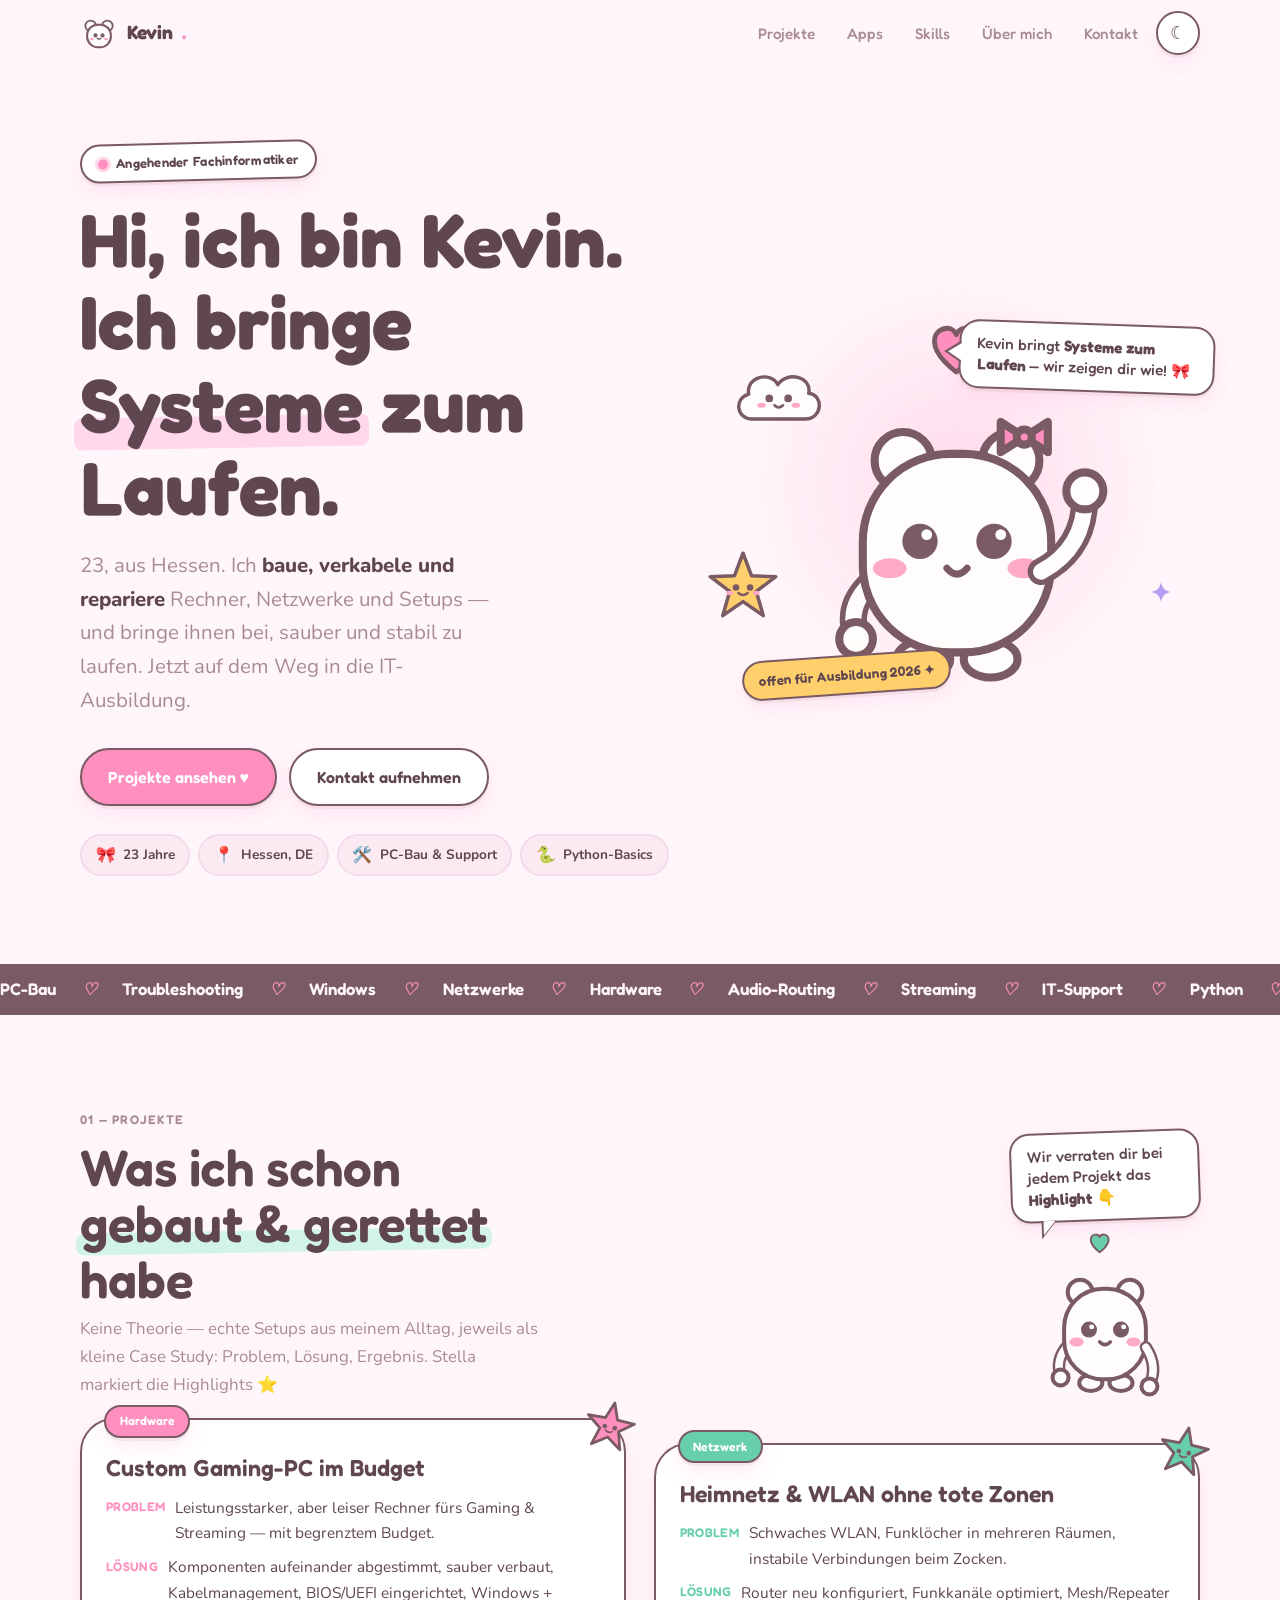
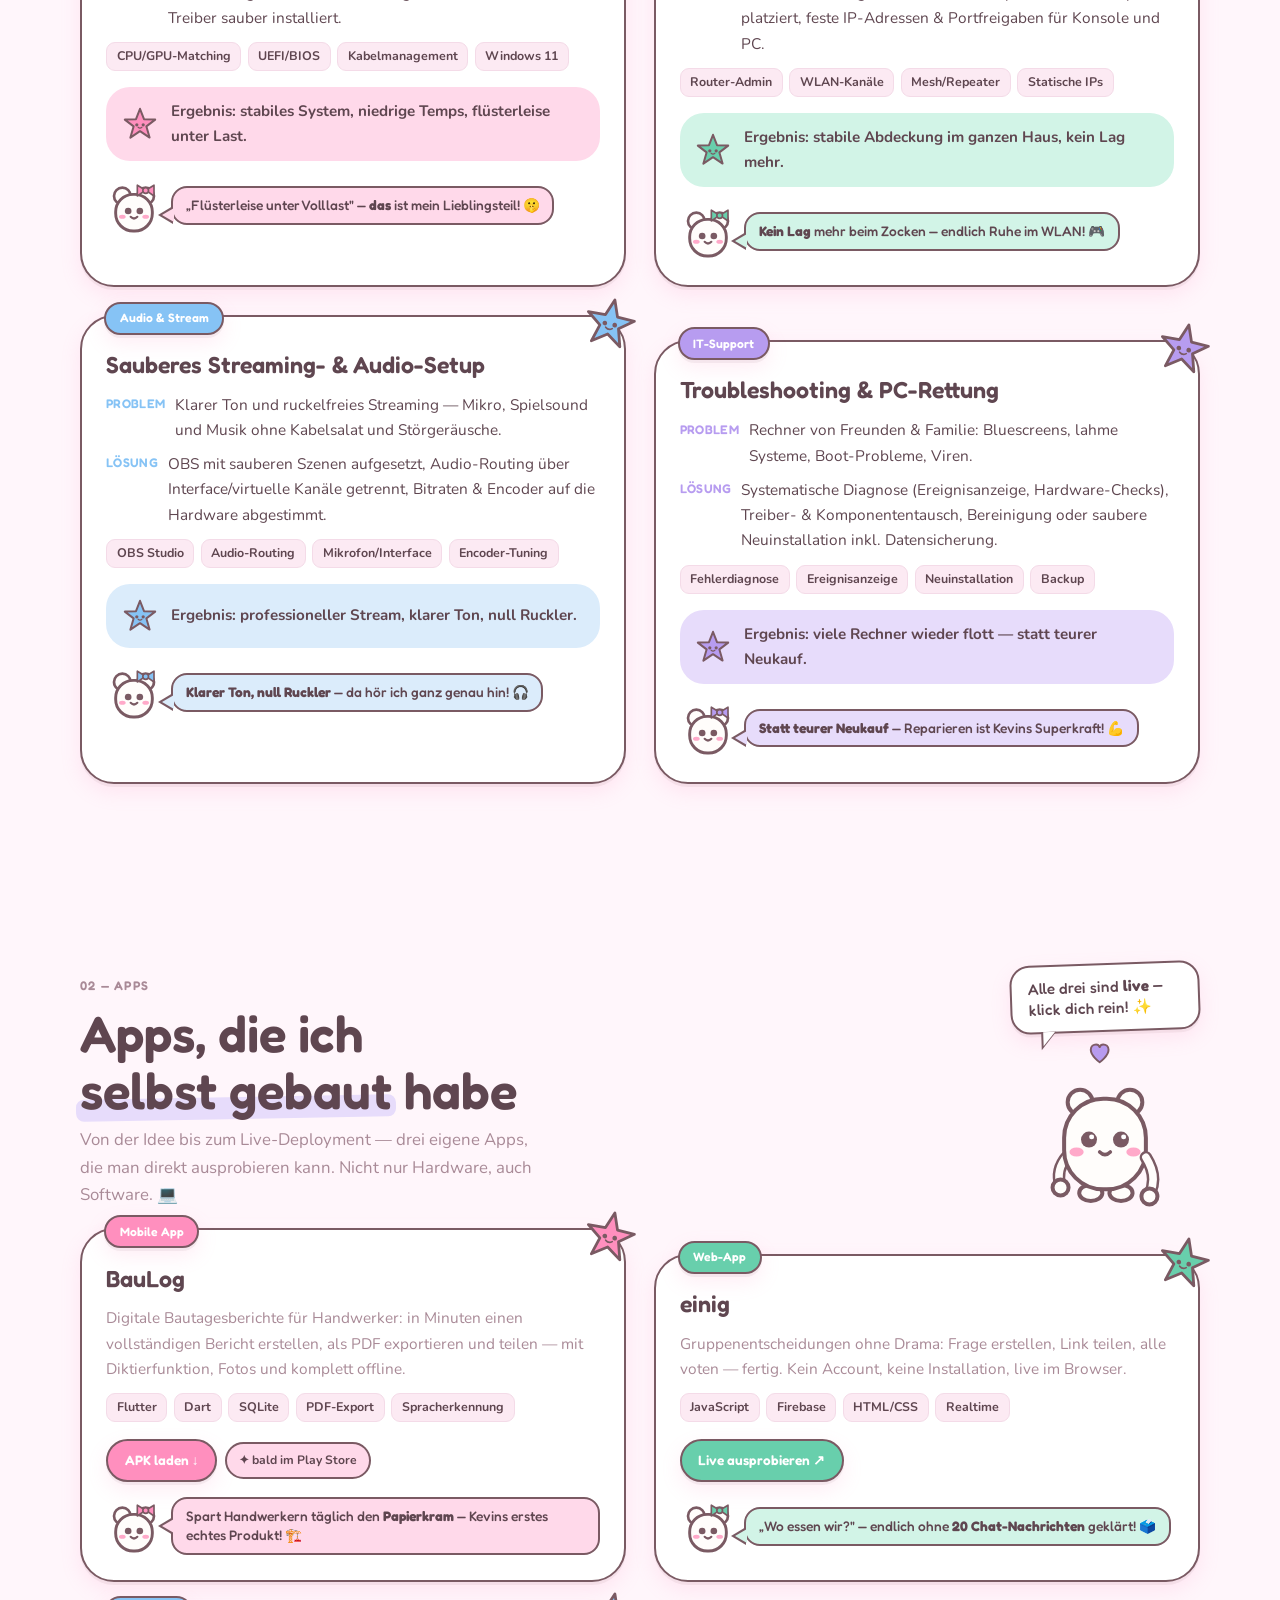
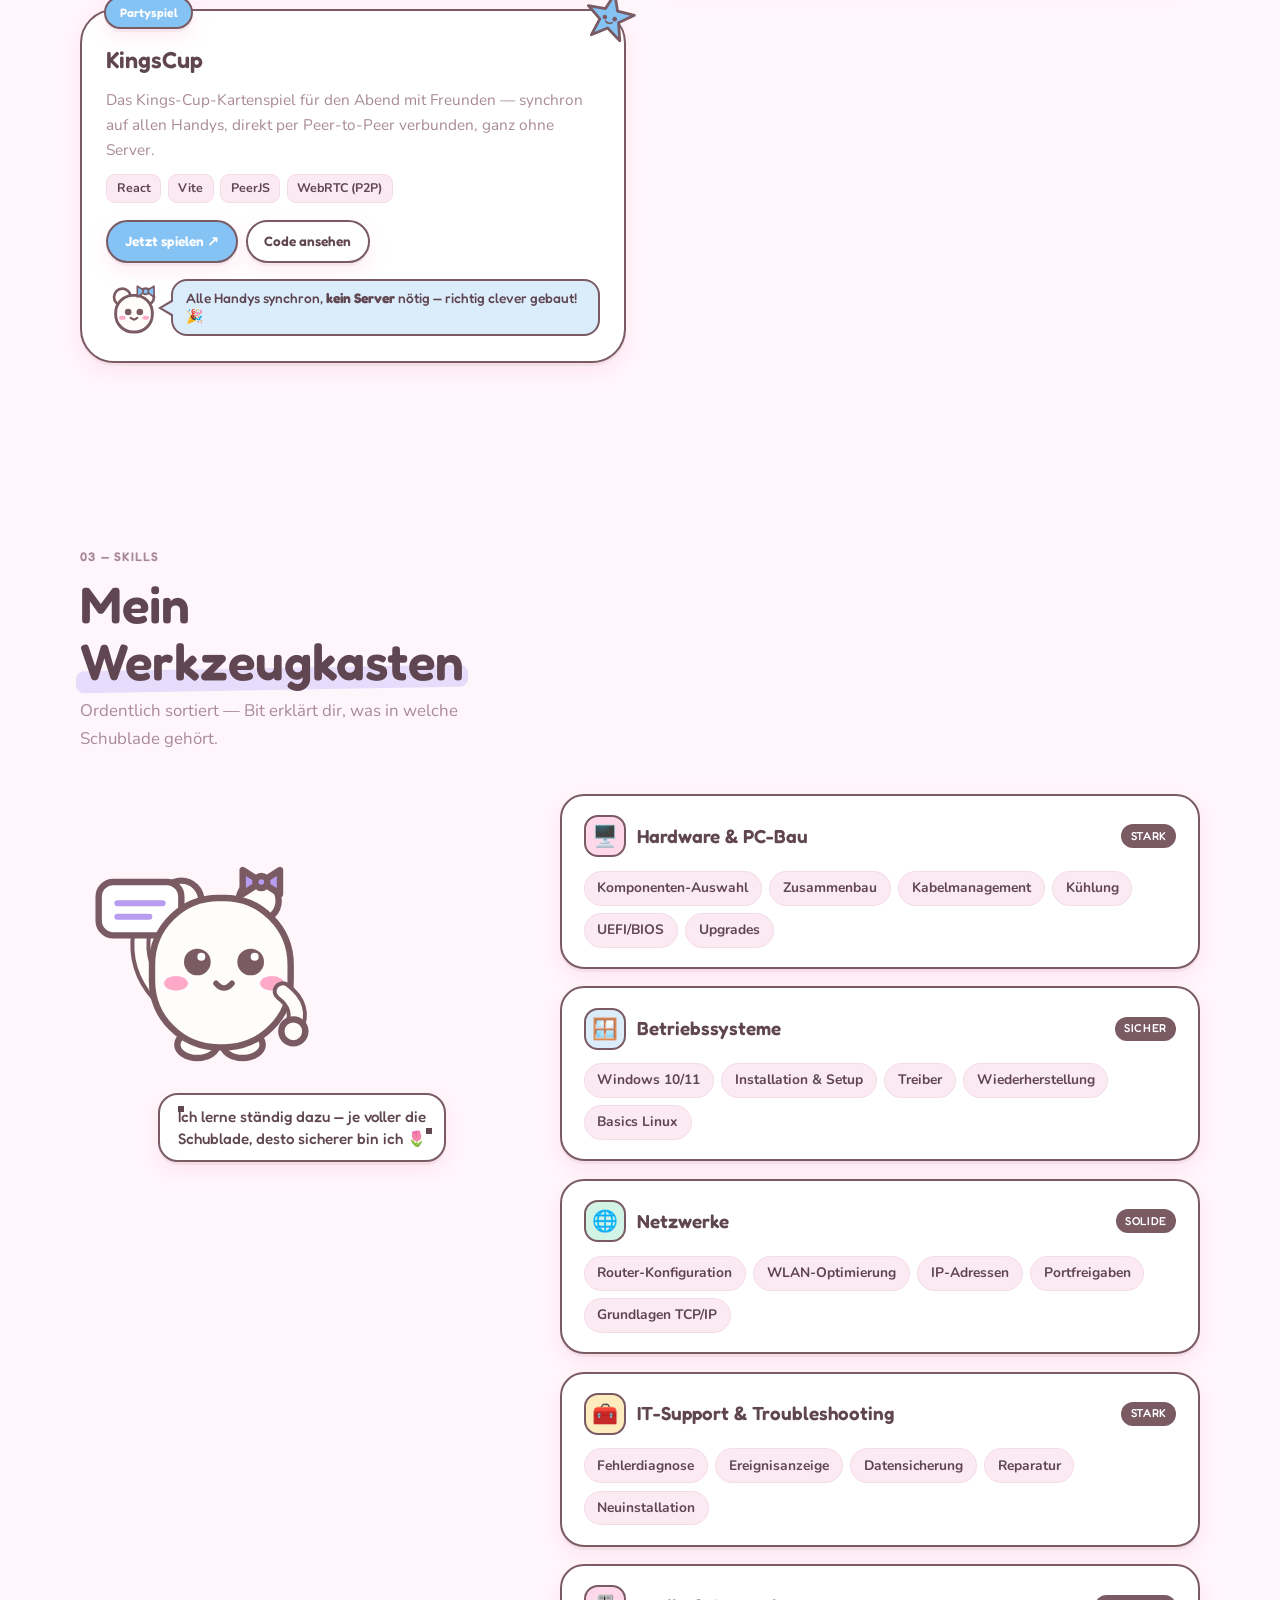
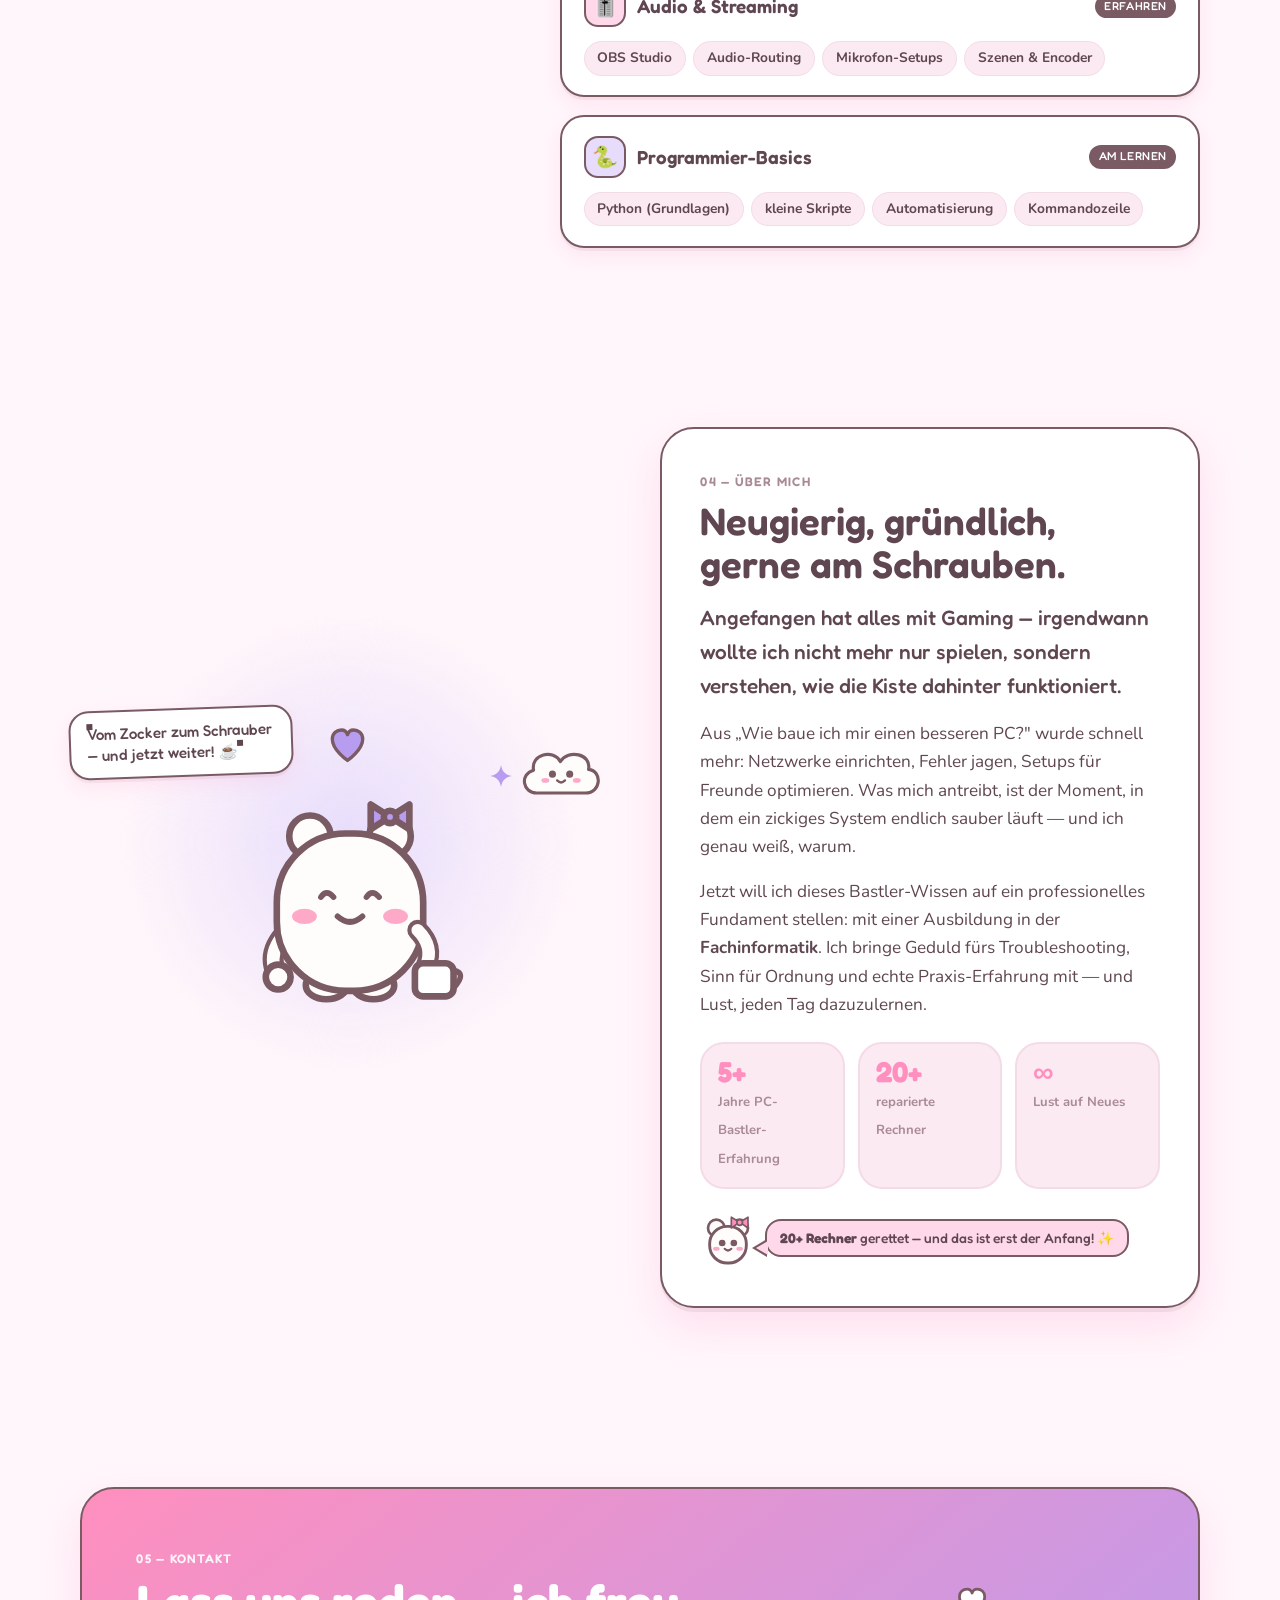
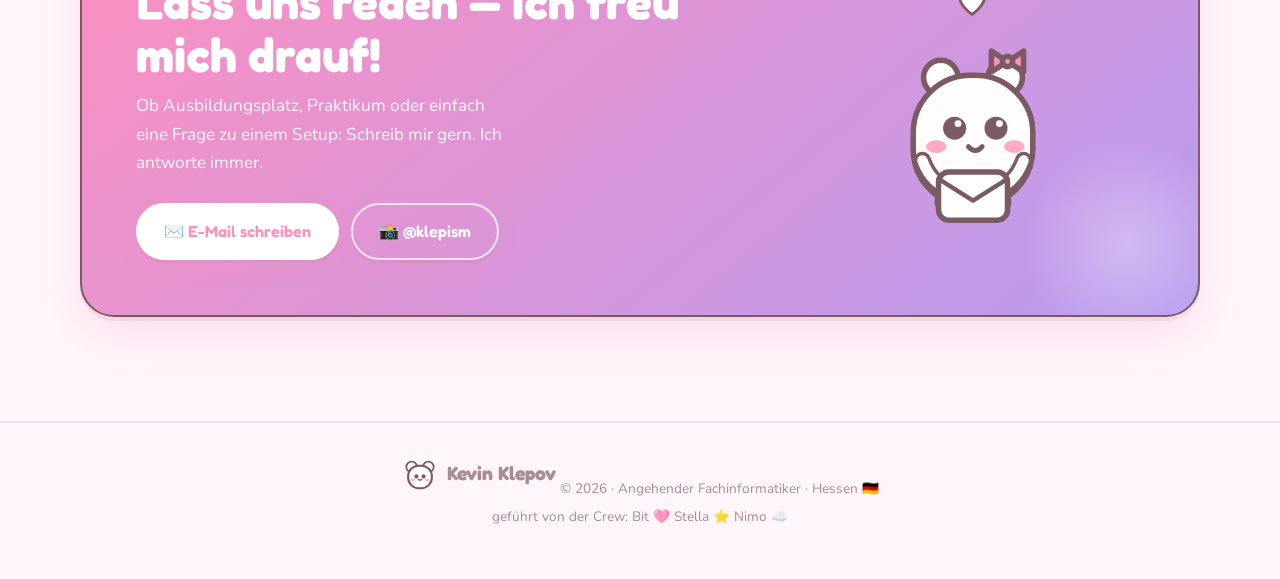
<file: index.html>
<!DOCTYPE html>
<html lang="de" data-theme="light">
<head>
<meta charset="UTF-8">
<meta name="viewport" content="width=device-width, initial-scale=1.0">
<title>Kevin Klepov – angehender Fachinformatiker</title>
<script>document.documentElement.classList.add('js');</script>

<meta name="description" content="Kevin Klepov, 23, aus Hessen – auf dem Weg in die Fachinformatik. PC-Bau, Netzwerke, Windows, IT-Support, Audio- & Streaming-Setups.">
<meta name="author" content="Kevin Klepov">
<meta name="theme-color" content="#FFF6FB">
<meta property="og:type" content="website">
<meta property="og:title" content="Kevin Klepov – angehender Fachinformatiker">
<meta property="og:description" content="Ich baue, verkabele und repariere Systeme – und bringe ihnen bei, sauber zu laufen.">

<link rel="icon" href="data:image/svg+xml,%3Csvg xmlns='http://www.w3.org/2000/svg' viewBox='0 0 64 64'%3E%3Ccircle cx='18' cy='20' r='9' fill='%23FFFDFB' stroke='%237A5A63' stroke-width='3'/%3E%3Ccircle cx='46' cy='20' r='9' fill='%23FFFDFB' stroke='%237A5A63' stroke-width='3'/%3E%3Crect x='12' y='18' width='40' height='38' rx='18' fill='%23FFFDFB' stroke='%237A5A63' stroke-width='3.5'/%3E%3Ccircle cx='26' cy='36' r='3.4' fill='%237A5A63'/%3E%3Ccircle cx='38' cy='36' r='3.4' fill='%237A5A63'/%3E%3Cellipse cx='20' cy='42' rx='3.5' ry='2.2' fill='%23FFA9C9'/%3E%3Cellipse cx='44' cy='42' rx='3.5' ry='2.2' fill='%23FFA9C9'/%3E%3Cpath d='M29 41 q3 3 6 0' stroke='%237A5A63' stroke-width='2.4' fill='none' stroke-linecap='round'/%3E%3C/svg%3E">

<link rel="preconnect" href="https://fonts.googleapis.com">
<link rel="preconnect" href="https://fonts.gstatic.com" crossorigin>
<link href="https://fonts.googleapis.com/css2?family=Fredoka:wght@500;600;700&family=Nunito:wght@400;600;700;800&display=swap" rel="stylesheet">

<style>
/* ============ RESET & TOKENS ============ */
*,*::before,*::after{box-sizing:border-box;margin:0;padding:0}

:root{
  /* Girlypop pastel palette */
  --paper:#FFF6FB; --paper-2:#FCEAF3;
  --card:#FFFFFF; --line:#F4DBE8;
  --ink:#5F4650; --ink-soft:#A98A97;

  --pink:#FF8FBE; --pink-soft:#FFD9EA;
  --lav:#B79CF0; --lav-soft:#E7DCFB;
  --mint:#68CFAC; --mint-soft:#D2F4E7;
  --blue:#86C3F5; --blue-soft:#DBECFB;
  --yellow:#FFCF6B; --yellow-soft:#FFECBE;

  /* Characters (konstant in beiden Themes) */
  --m-body:#FFFDFB; --m-line:#7A5A63; --m-blush:#FFA9C9;
  --m-accent:var(--pink);

  --r-sm:14px; --r:24px; --r-lg:34px; --r-pill:999px;
  --shadow-s:0 3px 0 rgba(122,90,99,.08), 0 8px 20px rgba(255,143,190,.16);
  --shadow-m:0 4px 0 rgba(122,90,99,.10), 0 18px 42px rgba(255,143,190,.22);
  --shadow-pop:0 12px 34px rgba(255,143,190,.4);
  --maxw:1120px;
  --ease:cubic-bezier(.34,1.4,.5,1);
}

[data-theme="dark"]{
  --paper:#241A20; --paper-2:#2E212A;
  --card:#2C2029; --line:#443340;
  --ink:#F7E9F1; --ink-soft:#C4A9B8;
  --pink-soft:#4a2937; --lav-soft:#332a4a; --mint-soft:#1f3d34; --blue-soft:#1f3040; --yellow-soft:#463818;
  --shadow-s:0 3px 0 rgba(0,0,0,.22), 0 8px 20px rgba(0,0,0,.34);
  --shadow-m:0 4px 0 rgba(0,0,0,.3), 0 18px 44px rgba(0,0,0,.46);
  color-scheme:dark;
}

html{scroll-behavior:smooth}
body{
  background:var(--paper);color:var(--ink);
  font-family:'Nunito',-apple-system,BlinkMacSystemFont,'Segoe UI',sans-serif;
  font-size:clamp(1rem,.5vw + .92rem,1.075rem);line-height:1.65;
  -webkit-font-smoothing:antialiased;overflow-x:hidden;
  transition:background .4s ease,color .4s ease;
}
/* soft dotted paper */
body::before{content:"";position:fixed;inset:0;z-index:0;pointer-events:none;opacity:.6;
  background:radial-gradient(circle at 1px 1px, rgba(255,143,190,.13) 1px, transparent 0);background-size:24px 24px}
[data-theme="dark"] body::before{background:radial-gradient(circle at 1px 1px, rgba(255,255,255,.045) 1px, transparent 0);background-size:24px 24px}

h1,h2,h3,.display{font-family:'Fredoka',sans-serif;font-weight:600;line-height:1.1}
a{color:inherit}
::selection{background:var(--pink);color:#fff}

/* ============ HELPERS ============ */
.wrap{width:min(100% - 2.4rem,var(--maxw));margin-inline:auto;position:relative;z-index:1}
.eyebrow{display:inline-flex;align-items:center;gap:.5rem;font-family:'Fredoka',sans-serif;font-weight:600;
  font-size:.82rem;letter-spacing:.02em;background:var(--card);color:var(--ink);
  border:2.5px solid var(--m-line);border-radius:var(--r-pill);padding:.42rem 1rem;
  box-shadow:var(--shadow-s);transform:rotate(-1.5deg)}
.eyebrow .dot{width:10px;height:10px;border-radius:50%;background:var(--pink);box-shadow:0 0 0 3px var(--pink-soft)}

.section-head{max-width:46ch;margin-bottom:2.6rem}
.kicker{font-family:'Fredoka',sans-serif;font-weight:600;letter-spacing:.1em;text-transform:uppercase;font-size:.78rem;color:var(--ink-soft)}
.section-head h2{font-size:clamp(2rem,4.6vw,3.2rem);margin:.35rem 0 .5rem}
.section-head p{color:var(--ink-soft);font-size:1.05rem}

.hl{position:relative;white-space:nowrap;z-index:0}
.hl::after{content:"";position:absolute;left:-.08em;right:-.08em;bottom:.04em;height:.42em;
  background:var(--pink-soft);border-radius:8px;z-index:-1;transform:rotate(-1deg)}
.hl.lav::after{background:var(--lav-soft)}
.hl.mint::after{background:var(--mint-soft)}

/* sparkles */
.spark{position:absolute;pointer-events:none;z-index:1;color:var(--pink);animation:twinkle 3s ease-in-out infinite}
.spark.s2{color:var(--lav);animation-delay:-1s}
.spark.s3{color:var(--yellow);animation-delay:-2s}
@keyframes twinkle{0%,100%{transform:scale(1) rotate(0);opacity:.55}50%{transform:scale(1.35) rotate(18deg);opacity:1}}

/* ============ SKIP ============ */
.skip{position:absolute;left:-9999px;top:0;background:var(--m-line);color:#fff;padding:.7rem 1.1rem;border-radius:0 0 var(--r-sm) 0;z-index:2000;font-weight:800}
.skip:focus{left:0}

/* ============ HEADER ============ */
header.nav{position:sticky;top:0;z-index:900;backdrop-filter:blur(10px);
  background:color-mix(in srgb,var(--paper) 82%,transparent);border-bottom:2.5px solid transparent;transition:border-color .3s}
header.nav.scrolled{border-color:var(--line)}
.nav-inner{display:flex;align-items:center;justify-content:space-between;gap:1rem;padding:.7rem 0}
.brand{display:inline-flex;align-items:center;gap:.55rem;font-family:'Fredoka',sans-serif;font-weight:700;font-size:1.2rem;text-decoration:none}
.brand .brand-mascot{width:38px;height:38px;flex:none}
.brand b{color:var(--pink)}
nav.menu{display:flex;align-items:center;gap:.3rem}
nav.menu a{text-decoration:none;font-family:'Fredoka',sans-serif;font-weight:500;font-size:.95rem;color:var(--ink-soft);
  padding:.5rem .85rem;border-radius:var(--r-pill);transition:all .2s}
nav.menu a:hover,nav.menu a:focus-visible{color:var(--ink);background:var(--paper-2)}
.icon-btn{width:44px;height:44px;flex:none;display:grid;place-items:center;border:2.5px solid var(--m-line);
  border-radius:50%;background:var(--card);color:var(--ink);cursor:pointer;font-size:1.1rem;box-shadow:var(--shadow-s);
  transition:transform .25s var(--ease)}
.icon-btn:hover{transform:translateY(-2px) rotate(-10deg)}
.icon-btn:active{transform:scale(.92)}
.icon-btn .sun{display:none}
[data-theme="dark"] .icon-btn .moon{display:none}
[data-theme="dark"] .icon-btn .sun{display:inline}

:where(a,button,input):focus-visible{outline:3px solid var(--lav);outline-offset:3px;border-radius:8px}

/* ============ CHARACTERS ============ */
.mascot{display:block;overflow:visible}
.mascot .eye{transform-box:fill-box;transform-origin:center;animation:blink 5.5s infinite}
.mascot .eye.e2{animation-delay:.06s}
@keyframes blink{0%,94%,100%{transform:scaleY(1)}97%{transform:scaleY(.12)}}
.float{animation:float 5s ease-in-out infinite}
.float.b{animation-delay:-2.3s}.float.c{animation-delay:-1.1s}
@keyframes float{0%,100%{transform:translateY(0)}50%{transform:translateY(-10px)}}
.wave-arm{transform-box:fill-box;transform-origin:22% 92%;animation:wave 3s ease-in-out infinite}
@keyframes wave{0%,60%,100%{transform:rotate(0)}70%{transform:rotate(-18deg)}80%{transform:rotate(5deg)}90%{transform:rotate(-13deg)}}
.heart-bob{transform-box:fill-box;transform-origin:center;animation:hb 2.4s ease-in-out infinite}
@keyframes hb{0%,100%{transform:translateY(0) scale(1)}50%{transform:translateY(-5px) scale(1.08)}}

/* speech bubble */
.bubble{position:relative;background:var(--card);border:2.5px solid var(--m-line);border-radius:20px;
  padding:.7rem 1rem;font-family:'Fredoka',sans-serif;font-weight:500;font-size:.95rem;box-shadow:var(--shadow-s);
  max-width:16rem;line-height:1.4}
.bubble .emo{font-weight:400}
.bubble::after,.bubble::before{content:"";position:absolute;width:0;height:0;border-style:solid}
.bubble.down::after{bottom:-14px;left:30px;border-width:14px 12px 0 0;border-color:var(--card) transparent transparent transparent}
.bubble.down::before{bottom:-18px;left:28px;border-width:18px 15px 0 0;border-color:var(--m-line) transparent transparent transparent}
.bubble.left::after{left:-13px;top:22px;border-width:9px 14px 9px 0;border-color:transparent var(--card) transparent transparent}
.bubble.left::before{left:-17px;top:20px;border-width:11px 17px 11px 0;border-color:transparent var(--m-line) transparent transparent}

/* ============ HERO ============ */
.hero{padding:clamp(2.4rem,7vw,4.6rem) 0 clamp(3rem,7vw,5rem);position:relative}
.hero-grid{display:grid;grid-template-columns:1.1fr .9fr;gap:2.4rem;align-items:center}
.hero h1{font-size:clamp(2.6rem,6.6vw,4.7rem);margin:1.1rem 0 1.2rem;font-weight:700}
.hero .lede{font-size:clamp(1.08rem,1.6vw,1.28rem);color:var(--ink-soft);max-width:34ch;margin-bottom:1.9rem}
.hero .lede b{color:var(--ink);font-weight:800}
.cta-row{display:flex;flex-wrap:wrap;gap:.8rem;align-items:center}
.btn{display:inline-flex;align-items:center;gap:.5rem;font-family:'Fredoka',sans-serif;font-weight:600;font-size:1rem;
  text-decoration:none;padding:.85rem 1.6rem;border-radius:var(--r-pill);border:2.5px solid var(--m-line);cursor:pointer;
  transition:transform .22s var(--ease),box-shadow .22s;box-shadow:var(--shadow-s)}
.btn-primary{background:var(--pink);color:#fff}
.btn-primary:hover{transform:translateY(-3px);box-shadow:var(--shadow-pop)}
.btn-ghost{background:var(--card);color:var(--ink)}
.btn-ghost:hover{transform:translateY(-3px);box-shadow:var(--shadow-m)}
.btn:active{transform:translateY(0) scale(.98)}

.facts{display:flex;flex-wrap:wrap;gap:.5rem;margin-top:1.8rem}
.chip{display:inline-flex;align-items:center;gap:.45rem;font-weight:700;font-size:.85rem;
  background:var(--paper-2);border:2px solid var(--line);border-radius:var(--r-pill);padding:.35rem .85rem}
.chip .em{font-size:1rem}

.hero-visual{position:relative;display:grid;place-items:center;min-height:360px}
.hero-blob{position:absolute;width:92%;aspect-ratio:1;background:radial-gradient(circle at 50% 45%,var(--pink-soft),transparent 62%);filter:blur(4px);z-index:0}
.hero-visual .bit-main{width:min(370px,80vw);position:relative;z-index:1}
.hero-bubble{position:absolute;top:2%;right:-3%;z-index:3;transform:rotate(2deg)}
.friend{position:absolute;z-index:2}
.friend.stella{width:78px;bottom:20%;left:-2%}
.friend.nimo{width:120px;top:8%;left:2%}
.hero-badge{position:absolute;bottom:2%;left:6%;z-index:3;background:var(--yellow);color:var(--ink);
  border:2.5px solid var(--m-line);border-radius:var(--r-pill);padding:.42rem .9rem;font-family:'Fredoka',sans-serif;
  font-weight:600;font-size:.84rem;box-shadow:var(--shadow-s);transform:rotate(-4deg)}

/* ============ STRIP ============ */
.strip{border-block:2.5px solid var(--m-line);background:var(--m-line);color:var(--paper);overflow:hidden;margin-top:.5rem}
.strip .track{display:flex;white-space:nowrap;padding:.6rem 0;width:max-content;animation:scrollx 24s linear infinite;
  font-family:'Fredoka',sans-serif;font-weight:600;font-size:1.05rem}
.strip .track span{display:inline-flex;gap:1.6rem;align-items:center;padding-right:1.6rem}
.strip .track .s{color:var(--pink)}
@keyframes scrollx{to{transform:translateX(-50%)}}

/* ============ SECTIONS ============ */
section{padding:clamp(3.4rem,8vw,5.6rem) 0;position:relative}

/* PROJECTS */
.proj-head-wrap{display:flex;align-items:flex-end;justify-content:space-between;gap:1.5rem;flex-wrap:wrap}
.proj-guide{position:relative;flex:none;width:190px;display:grid;place-items:end center}
.proj-guide .mascot{width:160px}
.cards{display:grid;grid-template-columns:repeat(2,1fr);gap:1.7rem;margin-top:1.2rem}
.card{position:relative;background:var(--card);border:2.5px solid var(--m-line);border-radius:var(--r-lg);
  padding:1.7rem 1.5rem 1.5rem;box-shadow:var(--shadow-s);transition:transform .28s var(--ease),box-shadow .28s;isolation:isolate}
.card:nth-child(odd){transform:rotate(-.8deg)}
.card:nth-child(even){transform:rotate(.7deg);margin-top:1.6rem}
.card:hover{transform:rotate(0) translateY(-6px);box-shadow:var(--shadow-m)}
.card .tag{position:absolute;top:-15px;left:22px;font-family:'Fredoka',sans-serif;font-weight:600;font-size:.76rem;
  background:var(--accent,var(--pink));color:#fff;border:2.5px solid var(--m-line);border-radius:var(--r-pill);
  padding:.28rem .85rem;box-shadow:var(--shadow-s)}
.card .star-corner{position:absolute;top:-22px;right:-14px;width:56px;z-index:2;transform:rotate(12deg)}
.card h3{font-size:1.45rem;margin:.5rem 0 .9rem;font-weight:600}
.case{display:grid;gap:.55rem;margin-bottom:1rem}
.case .row{display:grid;grid-template-columns:auto 1fr;gap:.6rem;align-items:start;font-size:.96rem}
.case .lab{font-family:'Fredoka',sans-serif;font-weight:600;color:var(--accent,var(--pink));font-size:.78rem;
  letter-spacing:.03em;text-transform:uppercase;padding-top:.15rem;white-space:nowrap}
.tools{display:flex;flex-wrap:wrap;gap:.4rem;margin-top:.2rem}
.tools span{font-weight:700;font-size:.78rem;background:var(--paper-2);border:1.5px solid var(--line);border-radius:9px;padding:.2rem .6rem}
.result{display:flex;align-items:center;gap:.7rem;margin-top:1rem;padding:.75rem .85rem;background:var(--accent-soft,var(--pink-soft));
  border-radius:var(--r);font-weight:700;font-size:.95rem}
.result .marker{width:40px;height:40px;flex:none}
/* character comment inside card */
.card-say{display:flex;align-items:center;gap:.55rem;margin-top:.9rem}
.card-say .buddy{width:56px;height:60px;flex:none}
.card-say .say{position:relative;background:var(--accent-soft,var(--pink-soft));border:2.5px solid var(--m-line);
  border-radius:16px;padding:.5rem .8rem;font-family:'Fredoka',sans-serif;font-weight:500;font-size:.86rem;line-height:1.35}
.card-say .say::after{content:"";position:absolute;left:-11px;top:20px;width:0;height:0;border-style:solid;
  border-width:7px 12px 7px 0;border-color:transparent var(--accent-soft,var(--pink-soft)) transparent transparent}
.card-say .say::before{content:"";position:absolute;left:-15px;top:18px;width:0;height:0;border-style:solid;
  border-width:9px 15px 9px 0;border-color:transparent var(--m-line) transparent transparent}
.card.c1{--accent:var(--pink);--accent-soft:var(--pink-soft)}
.card.c2{--accent:var(--mint);--accent-soft:var(--mint-soft)}
.card.c3{--accent:var(--blue);--accent-soft:var(--blue-soft)}
.card.c4{--accent:var(--lav);--accent-soft:var(--lav-soft)}
/* app CTA row */
.app-cta{display:flex;flex-wrap:wrap;gap:.5rem;align-items:center;margin-top:1.1rem}
.app-cta a{display:inline-flex;align-items:center;gap:.35rem;font-family:'Fredoka',sans-serif;font-weight:600;
  font-size:.85rem;text-decoration:none;padding:.5rem 1.05rem;border-radius:var(--r-pill);border:2.5px solid var(--m-line);
  background:var(--accent,var(--pink));color:#fff;box-shadow:var(--shadow-s);transition:transform .2s var(--ease)}
.app-cta a:hover{transform:translateY(-2px)}
.app-cta a.ghost{background:var(--card);color:var(--ink)}
.app-badge{display:inline-flex;align-items:center;gap:.3rem;font-weight:700;font-size:.76rem;
  background:var(--accent-soft,var(--pink-soft));border:2px solid var(--m-line);border-radius:var(--r-pill);padding:.4rem .75rem}

/* SKILLS */
.skills-layout{display:grid;grid-template-columns:.82fr 1.18fr;gap:2.2rem;align-items:start}
.skills-guide{position:sticky;top:92px;text-align:center}
.skills-guide .mascot{width:min(280px,66vw)}
.skills-guide .bubble{margin:1.2rem auto 0;max-width:18rem}
.skill-groups{display:grid;gap:1.1rem}
.sgroup{background:var(--card);border:2.5px solid var(--m-line);border-radius:var(--r);padding:1.2rem 1.35rem;
  box-shadow:var(--shadow-s);transition:transform .25s var(--ease)}
.sgroup:hover{transform:translateX(5px)}
.sgroup .sg-head{display:flex;align-items:center;gap:.7rem;margin-bottom:.85rem}
.sgroup .sg-ic{width:42px;height:42px;flex:none;display:grid;place-items:center;font-size:1.3rem;
  border:2.5px solid var(--m-line);border-radius:14px;background:var(--sg,var(--pink-soft))}
.sgroup h3{font-size:1.18rem;font-weight:600}
.sgroup .lvl{margin-left:auto;font-family:'Fredoka',sans-serif;font-size:.72rem;font-weight:500;text-transform:uppercase;
  letter-spacing:.05em;color:#fff;background:var(--m-line);padding:.15rem .6rem;border-radius:var(--r-pill)}
.pills{display:flex;flex-wrap:wrap;gap:.45rem}
.pills span{font-weight:700;font-size:.86rem;background:var(--paper-2);border:1.5px solid var(--line);border-radius:var(--r-pill);padding:.32rem .8rem}

/* ABOUT */
.about-layout{display:grid;grid-template-columns:1fr 1fr;gap:2.5rem;align-items:center}
.about-card{background:var(--card);border:2.5px solid var(--m-line);border-radius:var(--r-lg);
  padding:clamp(1.6rem,3vw,2.4rem);box-shadow:var(--shadow-m);position:relative}
.about-card p{margin-bottom:1rem}
.about-card p:last-child{margin-bottom:0}
.about-card .lead{font-family:'Fredoka',sans-serif;font-size:1.3rem;font-weight:500}
.about-visual{position:relative;display:grid;place-items:center;min-height:320px}
.about-visual .hero-blob{background:radial-gradient(circle at 50% 45%,var(--lav-soft),transparent 62%)}
.about-visual .bit-main{width:min(290px,66vw);position:relative;z-index:1}
.about-bubble{position:absolute;top:0;left:-2%;z-index:3;transform:rotate(-2deg);max-width:14rem}
.about-visual .friend.nimo{width:110px;top:6%;right:0;left:auto}
.mini-stats{display:flex;gap:.8rem;flex-wrap:wrap;margin-top:1.4rem}
.mstat{flex:1;min-width:120px;background:var(--paper-2);border:2px solid var(--line);border-radius:var(--r);padding:.9rem 1rem}
.mstat b{display:block;font-family:'Fredoka',sans-serif;font-size:1.8rem;color:var(--pink);line-height:1}
.mstat span{font-size:.82rem;color:var(--ink-soft);font-weight:700}

/* CONTACT */
.contact{padding-bottom:clamp(4rem,9vw,6.5rem)}
.contact-card{position:relative;background:linear-gradient(140deg,var(--pink) 0%,var(--lav) 100%);color:#fff;
  border:2.5px solid var(--m-line);border-radius:var(--r-lg);padding:clamp(2.2rem,5vw,3.4rem);overflow:hidden;box-shadow:var(--shadow-m)}
[data-theme="dark"] .contact-card{color:#fff}
.contact-card::after{content:"";position:absolute;right:-40px;bottom:-40px;width:220px;height:220px;
  background:radial-gradient(circle,rgba(255,255,255,.5) 0%,transparent 68%);opacity:.6}
.contact-grid{display:grid;grid-template-columns:1.3fr .7fr;gap:2rem;align-items:center;position:relative;z-index:1}
.contact-card .kicker{color:#fff;opacity:.9}
.contact-card h2{font-size:clamp(1.9rem,4.6vw,3rem);margin:.2rem 0 .7rem;font-weight:700}
.contact-card p{color:rgba(255,255,255,.92);max-width:38ch;margin-bottom:1.6rem}
.contact-links{display:flex;flex-wrap:wrap;gap:.8rem}
.btn-light{background:#fff;color:var(--pink);border-color:#fff}
.btn-light:hover{transform:translateY(-3px);box-shadow:0 12px 30px rgba(0,0,0,.28)}
.btn-outline-l{background:transparent;color:#fff;border-color:rgba(255,255,255,.75)}
.btn-outline-l:hover{transform:translateY(-3px);border-color:#fff;background:rgba(255,255,255,.12)}
.contact-visual{display:grid;place-items:center}
.contact-visual .mascot{width:min(230px,55vw)}

/* FOOTER */
footer{border-top:2.5px solid var(--line);padding:2rem 0 3rem;text-align:center;color:var(--ink-soft);position:relative;z-index:1}
footer .brand{justify-content:center;margin-bottom:.5rem}
footer small{font-size:.85rem}
footer .crew{display:inline-flex;gap:.3rem;align-items:center}

/* ============ REVEAL ============ */
.js .reveal{opacity:0;transform:translateY(28px);transition:opacity .7s var(--ease),transform .7s var(--ease)}
.js .reveal.visible{opacity:1;transform:none}
.d1{transition-delay:.08s}.d2{transition-delay:.16s}.d3{transition-delay:.24s}

/* ============ RESPONSIVE ============ */
@media(max-width:920px){
  .hero-grid{grid-template-columns:1fr;gap:1rem}
  .hero-visual{order:-1;min-height:300px}
  .skills-layout{grid-template-columns:1fr}
  .skills-guide{position:static;margin-bottom:1rem}
  .about-layout{grid-template-columns:1fr}
  .about-visual{order:-1}
  .contact-grid{grid-template-columns:1fr}
  .contact-visual{order:-1}
}
@media(max-width:680px){
  .cards{grid-template-columns:1fr}
  .card:nth-child(even){margin-top:0}
  nav.menu a:not(.menu-keep){display:none}
  .proj-guide{display:none}
  .friend.nimo{display:none}
}
@media(prefers-reduced-motion:reduce){
  *,*::before,*::after{animation-duration:.001ms!important;animation-iteration-count:1!important;transition-duration:.001ms!important;scroll-behavior:auto!important}
  .reveal{opacity:1;transform:none}
}
</style>
</head>
<body>
<a href="#projekte" class="skip">Zum Inhalt springen</a>

<!-- ============ HEADER ============ -->
<header class="nav" id="nav">
  <div class="wrap nav-inner">
    <a href="#top" class="brand" aria-label="Startseite Kevin Klepov">
      <svg class="brand-mascot" viewBox="0 0 64 64" aria-hidden="true">
        <circle cx="18" cy="20" r="9" fill="var(--m-body)" stroke="var(--m-line)" stroke-width="3"/>
        <circle cx="46" cy="20" r="9" fill="var(--m-body)" stroke="var(--m-line)" stroke-width="3"/>
        <rect x="12" y="18" width="40" height="38" rx="18" fill="var(--m-body)" stroke="var(--m-line)" stroke-width="3.5"/>
        <circle cx="26" cy="36" r="3.4" fill="var(--m-line)"/><circle cx="38" cy="36" r="3.4" fill="var(--m-line)"/>
        <ellipse cx="20" cy="42" rx="3.4" ry="2.1" fill="var(--m-blush)"/><ellipse cx="44" cy="42" rx="3.4" ry="2.1" fill="var(--m-blush)"/>
        <path d="M29 41 q3 3 6 0" stroke="var(--m-line)" stroke-width="2.4" fill="none" stroke-linecap="round"/>
      </svg>
      Kevin<b>.</b>
    </a>
    <nav class="menu" aria-label="Hauptnavigation">
      <a href="#projekte">Projekte</a>
      <a href="#apps">Apps</a>
      <a href="#skills">Skills</a>
      <a href="#ueber">Über mich</a>
      <a href="#kontakt" class="menu-keep">Kontakt</a>
      <button class="icon-btn" id="themeBtn" aria-label="Hell/Dunkel umschalten" title="Theme umschalten">
        <span class="moon">☾</span><span class="sun">☀</span>
      </button>
    </nav>
  </div>
</header>

<main id="top">

<!-- ============ HERO ============ -->
<section class="hero" aria-labelledby="hero-title">
  <div class="wrap hero-grid">
    <div class="hero-copy reveal">
      <span class="eyebrow"><span class="dot"></span>Angehender Fachinformatiker</span>
      <h1 id="hero-title">Hi, ich bin Kevin.<br>Ich bringe <span class="hl">Systeme</span> zum Laufen.</h1>
      <p class="lede">23, aus Hessen. Ich <b>baue, verkabele und repariere</b> Rechner, Netzwerke und Setups — und bringe ihnen bei, sauber und stabil zu laufen. Jetzt auf dem Weg in die IT-Ausbildung.</p>
      <div class="cta-row">
        <a href="#projekte" class="btn btn-primary">Projekte ansehen ♥</a>
        <a href="#kontakt" class="btn btn-ghost">Kontakt aufnehmen</a>
      </div>
      <div class="facts" aria-label="Kurzprofil">
        <span class="chip"><span class="em">🎀</span> 23 Jahre</span>
        <span class="chip"><span class="em">📍</span> Hessen, DE</span>
        <span class="chip"><span class="em">🛠️</span> PC-Bau & Support</span>
        <span class="chip"><span class="em">🐍</span> Python-Basics</span>
      </div>
    </div>

    <div class="hero-visual reveal d2">
      <div class="hero-blob"></div>
      <svg class="spark" style="top:12%;right:14%;width:26px" viewBox="0 0 16 16" aria-hidden="true"><path d="M8 0 C9 5 11 7 16 8 C11 9 9 11 8 16 C7 11 5 9 0 8 C5 7 7 5 8 0 Z" fill="currentColor"/></svg>
      <svg class="spark s2" style="bottom:26%;right:6%;width:20px" viewBox="0 0 16 16" aria-hidden="true"><path d="M8 0 C9 5 11 7 16 8 C11 9 9 11 8 16 C7 11 5 9 0 8 C5 7 7 5 8 0 Z" fill="currentColor"/></svg>
      <div class="bubble left hero-bubble">Kevin bringt <b>Systeme zum Laufen</b> — wir zeigen dir wie! <span class="emo">🎀</span></div>

      <!-- NIMO (cloud friend) -->
      <svg class="mascot float c friend nimo" viewBox="0 0 140 100" role="img" aria-label="Nimo, das Wölkchen, schwebt neben Kevin">
        <g fill="var(--m-body)" stroke="var(--m-line)" stroke-width="4" stroke-linejoin="round">
          <path d="M34 84 C16 84 12 60 30 55 C26 34 56 28 64 44 C74 28 104 34 100 54 C118 56 116 84 96 84 Z"/>
        </g>
        <circle class="eye" cx="54" cy="60" r="4.5" fill="var(--m-line)"/><circle class="eye e2" cx="76" cy="60" r="4.5" fill="var(--m-line)"/>
        <ellipse cx="45" cy="68" rx="5" ry="3" fill="var(--m-blush)"/><ellipse cx="85" cy="68" rx="5" ry="3" fill="var(--m-blush)"/>
        <path d="M60 68 q5 5 10 0" stroke="var(--m-line)" stroke-width="3" fill="none" stroke-linecap="round"/>
      </svg>

      <!-- STELLA (star friend) -->
      <svg class="mascot float b friend stella" viewBox="0 0 100 100" role="img" aria-label="Stella, der Stern, winkt">
        <path d="M50 8 L61 37 L92 38 L67 57 L76 88 L50 70 L24 88 L33 57 L8 38 L39 37 Z" fill="var(--yellow)" stroke="var(--m-line)" stroke-width="4.5" stroke-linejoin="round"/>
        <circle class="eye" cx="41" cy="52" r="4.2" fill="var(--m-line)"/><circle class="eye e2" cx="59" cy="52" r="4.2" fill="var(--m-line)"/>
        <ellipse cx="33" cy="59" rx="4.5" ry="2.8" fill="var(--m-blush)"/><ellipse cx="67" cy="59" rx="4.5" ry="2.8" fill="var(--m-blush)"/>
        <path d="M44 59 q6 5 12 0" stroke="var(--m-line)" stroke-width="3" fill="none" stroke-linecap="round"/>
      </svg>

      <!-- BIT (main) waving -->
      <svg class="mascot float bit-main" viewBox="0 0 220 230" role="img" aria-label="Bit, der Hauptcharakter, winkt zur Begrüßung">
        <!-- floating heart -->
        <g class="heart-bob"><path transform="translate(94,6) scale(1.3)" d="M12 21 C12 21 2 14 2 7 C2 3 5 1 8 1 C10 1 11.5 2.5 12 4 C12.5 2.5 14 1 16 1 C19 1 22 3 22 7 C22 14 12 21 12 21 Z" fill="var(--m-accent)" stroke="var(--m-line)" stroke-width="2.2" stroke-linejoin="round"/></g>
        <g fill="none" stroke="var(--m-line)" stroke-width="4.8" stroke-linejoin="round" stroke-linecap="round">
          <!-- ears -->
          <circle cx="78" cy="86" r="17" fill="var(--m-body)"/>
          <circle cx="142" cy="86" r="17" fill="var(--m-body)"/>
          <!-- feet -->
          <ellipse cx="90" cy="204" rx="16" ry="11" fill="var(--m-body)"/>
          <ellipse cx="130" cy="204" rx="16" ry="11" fill="var(--m-body)"/>
          <!-- left arm resting -->
          <path d="M60 158 Q44 172 50 190" stroke-width="16"/>
          <path d="M60 158 Q44 172 50 190" stroke="var(--m-body)" stroke-width="9.5"/>
          <circle cx="50" cy="192" r="10" fill="var(--m-body)"/>
          <!-- body -->
          <rect x="54" y="82" width="112" height="118" rx="52" fill="var(--m-body)"/>
          <!-- bow on right ear -->
          <path d="M150 72 l14 -9 v18 z" fill="var(--m-accent)"/>
          <path d="M150 72 l-14 -9 v18 z" fill="var(--m-accent)"/>
          <circle cx="150" cy="72" r="4.5" fill="var(--m-accent)"/>
          <!-- eyes -->
          <circle class="eye" cx="88" cy="134" r="10.5" fill="var(--m-line)" stroke="none"/>
          <circle class="eye e2" cx="132" cy="134" r="10.5" fill="var(--m-line)" stroke="none"/>
          <circle cx="92" cy="130" r="3.2" fill="#fff" stroke="none"/>
          <circle cx="136" cy="130" r="3.2" fill="#fff" stroke="none"/>
          <!-- cheeks -->
          <ellipse cx="70" cy="150" rx="10" ry="6" fill="var(--m-blush)" stroke="none"/>
          <ellipse cx="150" cy="150" rx="10" ry="6" fill="var(--m-blush)" stroke="none"/>
          <!-- mouth -->
          <path d="M104 150 q6 7 12 0" stroke-width="4.2"/>
          <!-- right arm waving -->
          <g class="wave-arm">
            <path d="M160 152 Q186 138 186 108" stroke-width="16"/>
            <path d="M160 152 Q186 138 186 108" stroke="var(--m-body)" stroke-width="9.5"/>
            <circle cx="186" cy="104" r="11" fill="var(--m-body)"/>
          </g>
        </g>
      </svg>
      <span class="hero-badge">offen für Ausbildung 2026 ✦</span>
    </div>
  </div>
</section>

<!-- STRIP -->
<div class="strip" aria-hidden="true">
  <div class="track">
    <span>PC-Bau <i class="s">♡</i> Troubleshooting <i class="s">♡</i> Windows <i class="s">♡</i> Netzwerke <i class="s">♡</i> Hardware <i class="s">♡</i> Audio-Routing <i class="s">♡</i> Streaming <i class="s">♡</i> IT-Support <i class="s">♡</i> Python <i class="s">♡</i></span>
    <span>PC-Bau <i class="s">♡</i> Troubleshooting <i class="s">♡</i> Windows <i class="s">♡</i> Netzwerke <i class="s">♡</i> Hardware <i class="s">♡</i> Audio-Routing <i class="s">♡</i> Streaming <i class="s">♡</i> IT-Support <i class="s">♡</i> Python <i class="s">♡</i></span>
  </div>
</div>

<!-- ============ PROJEKTE ============ -->
<section id="projekte" aria-labelledby="proj-title">
  <div class="wrap">
    <div class="proj-head-wrap reveal">
      <div class="section-head" style="margin-bottom:0">
        <span class="kicker">01 — Projekte</span>
        <h2 id="proj-title">Was ich schon <span class="hl mint">gebaut & gerettet</span> habe</h2>
        <p>Keine Theorie — echte Setups aus meinem Alltag, jeweils als kleine Case Study: Problem, Lösung, Ergebnis. Stella markiert die Highlights ⭐</p>
      </div>
      <div class="proj-guide" aria-hidden="true">
        <div class="bubble down" style="transform:rotate(-2deg);margin-bottom:.5rem">Wir verraten dir bei jedem Projekt das <b>Highlight</b> <span class="emo">👇</span></div>
        <!-- BIT pointing down -->
        <svg class="mascot float b" viewBox="0 0 180 190" role="img" aria-label="Bit zeigt auf die Projektkarten">
          <g class="heart-bob"><path transform="translate(72,4) scale(1)" d="M12 21 C12 21 2 14 2 7 C2 3 5 1 8 1 C10 1 11.5 2.5 12 4 C12.5 2.5 14 1 16 1 C19 1 22 3 22 7 C22 14 12 21 12 21 Z" fill="var(--mint)" stroke="var(--m-line)" stroke-width="2.2" stroke-linejoin="round"/></g>
          <g fill="none" stroke="var(--m-line)" stroke-width="4.5" stroke-linejoin="round" stroke-linecap="round">
            <circle cx="62" cy="70" r="14" fill="var(--m-body)"/>
            <circle cx="118" cy="70" r="14" fill="var(--m-body)"/>
            <ellipse cx="74" cy="172" rx="13" ry="9" fill="var(--m-body)"/>
            <ellipse cx="108" cy="172" rx="13" ry="9" fill="var(--m-body)"/>
            <path d="M48 130 Q34 146 40 164" stroke-width="14"/>
            <path d="M48 130 Q34 146 40 164" stroke="var(--m-body)" stroke-width="8.5"/>
            <circle cx="40" cy="166" r="9" fill="var(--m-body)"/>
            <rect x="44" y="66" width="92" height="102" rx="44" fill="var(--m-body)"/>
            <circle class="eye" cx="72" cy="112" r="9" fill="var(--m-line)" stroke="none"/>
            <circle class="eye e2" cx="108" cy="112" r="9" fill="var(--m-line)" stroke="none"/>
            <circle cx="75" cy="109" r="2.8" fill="#fff" stroke="none"/><circle cx="111" cy="109" r="2.8" fill="#fff" stroke="none"/>
            <ellipse cx="58" cy="126" rx="8" ry="5" fill="var(--m-blush)" stroke="none"/>
            <ellipse cx="122" cy="126" rx="8" ry="5" fill="var(--m-blush)" stroke="none"/>
            <path d="M84 126 q6 6 12 0" stroke-width="4"/>
            <!-- right arm pointing down -->
            <path d="M136 132 Q150 154 140 174" stroke-width="14"/>
            <path d="M136 132 Q150 154 140 174" stroke="var(--m-body)" stroke-width="8.5"/>
            <circle cx="140" cy="176" r="9" fill="var(--m-body)"/>
          </g>
        </svg>
      </div>
    </div>

    <div class="cards">
      <!-- P1 -->
      <article class="card c1 reveal d1">
        <span class="tag">Hardware</span>
        <svg class="star-corner" viewBox="0 0 100 100" aria-hidden="true"><path d="M50 8 L61 37 L92 38 L67 57 L76 88 L50 70 L24 88 L33 57 L8 38 L39 37 Z" fill="var(--pink)" stroke="var(--m-line)" stroke-width="5" stroke-linejoin="round"/><circle cx="41" cy="52" r="4.2" fill="var(--m-line)"/><circle cx="59" cy="52" r="4.2" fill="var(--m-line)"/><path d="M44 59 q6 5 12 0" stroke="var(--m-line)" stroke-width="3" fill="none" stroke-linecap="round"/></svg>
        <h3>Custom Gaming-PC im Budget</h3>
        <div class="case">
          <div class="row"><span class="lab">Problem</span><span>Leistungsstarker, aber leiser Rechner fürs Gaming & Streaming — mit begrenztem Budget.</span></div>
          <div class="row"><span class="lab">Lösung</span><span>Komponenten aufeinander abgestimmt, sauber verbaut, Kabelmanagement, BIOS/UEFI eingerichtet, Windows + Treiber sauber installiert.</span></div>
          <div class="tools"><span>CPU/GPU-Matching</span><span>UEFI/BIOS</span><span>Kabelmanagement</span><span>Windows 11</span></div>
        </div>
        <div class="result">
          <svg class="marker" viewBox="0 0 100 100" aria-hidden="true"><path d="M50 12 L60 38 L88 39 L66 56 L74 84 L50 68 L26 84 L34 56 L12 39 L40 38 Z" fill="var(--pink)" stroke="var(--m-line)" stroke-width="5" stroke-linejoin="round"/><circle cx="42" cy="52" r="4" fill="var(--m-line)"/><circle cx="58" cy="52" r="4" fill="var(--m-line)"/><path d="M45 58 q5 5 10 0" stroke="var(--m-line)" stroke-width="3" fill="none" stroke-linecap="round"/></svg>
          <span>Ergebnis: stabiles System, niedrige Temps, flüsterleise unter Last.</span>
        </div>
        <div class="card-say" aria-hidden="true">
          <svg class="mascot buddy" viewBox="0 0 64 72"><circle cx="18" cy="24" r="10" fill="var(--m-body)" stroke="var(--m-line)" stroke-width="3.2"/><circle cx="46" cy="24" r="10" fill="var(--m-body)" stroke="var(--m-line)" stroke-width="3.2"/><rect x="10" y="22" width="44" height="44" rx="21" fill="var(--m-body)" stroke="var(--m-line)" stroke-width="3.5"/><path d="M46 17 l10 -6 v13 z" fill="var(--accent)" stroke="var(--m-line)" stroke-width="2" stroke-linejoin="round"/><path d="M46 17 l-10 -6 v13 z" fill="var(--accent)" stroke="var(--m-line)" stroke-width="2" stroke-linejoin="round"/><circle cx="46" cy="17.5" r="3.4" fill="var(--accent)" stroke="var(--m-line)" stroke-width="2"/><circle class="eye" cx="25" cy="42" r="4" fill="var(--m-line)"/><circle class="eye e2" cx="39" cy="42" r="4" fill="var(--m-line)"/><ellipse cx="18" cy="49" rx="4" ry="2.4" fill="var(--m-blush)"/><ellipse cx="46" cy="49" rx="4" ry="2.4" fill="var(--m-blush)"/><path d="M28 49 q4 4 8 0" stroke="var(--m-line)" stroke-width="2.6" fill="none" stroke-linecap="round"/></svg>
          <span class="say">„Flüsterleise unter Volllast" — <b>das</b> ist mein Lieblingsteil! 🤫</span>
        </div>
      </article>

      <!-- P2 -->
      <article class="card c2 reveal d2">
        <span class="tag">Netzwerk</span>
        <svg class="star-corner" viewBox="0 0 100 100" aria-hidden="true"><path d="M50 8 L61 37 L92 38 L67 57 L76 88 L50 70 L24 88 L33 57 L8 38 L39 37 Z" fill="var(--mint)" stroke="var(--m-line)" stroke-width="5" stroke-linejoin="round"/><circle cx="41" cy="52" r="4.2" fill="var(--m-line)"/><circle cx="59" cy="52" r="4.2" fill="var(--m-line)"/><path d="M44 59 q6 5 12 0" stroke="var(--m-line)" stroke-width="3" fill="none" stroke-linecap="round"/></svg>
        <h3>Heimnetz & WLAN ohne tote Zonen</h3>
        <div class="case">
          <div class="row"><span class="lab">Problem</span><span>Schwaches WLAN, Funklöcher in mehreren Räumen, instabile Verbindungen beim Zocken.</span></div>
          <div class="row"><span class="lab">Lösung</span><span>Router neu konfiguriert, Funkkanäle optimiert, Mesh/Repeater platziert, feste IP-Adressen & Portfreigaben für Konsole und PC.</span></div>
          <div class="tools"><span>Router-Admin</span><span>WLAN-Kanäle</span><span>Mesh/Repeater</span><span>Statische IPs</span></div>
        </div>
        <div class="result">
          <svg class="marker" viewBox="0 0 100 100" aria-hidden="true"><path d="M50 12 L60 38 L88 39 L66 56 L74 84 L50 68 L26 84 L34 56 L12 39 L40 38 Z" fill="var(--mint)" stroke="var(--m-line)" stroke-width="5" stroke-linejoin="round"/><circle cx="42" cy="52" r="4" fill="var(--m-line)"/><circle cx="58" cy="52" r="4" fill="var(--m-line)"/><path d="M45 58 q5 5 10 0" stroke="var(--m-line)" stroke-width="3" fill="none" stroke-linecap="round"/></svg>
          <span>Ergebnis: stabile Abdeckung im ganzen Haus, kein Lag mehr.</span>
        </div>
        <div class="card-say" aria-hidden="true">
          <svg class="mascot buddy" viewBox="0 0 64 72"><circle cx="18" cy="24" r="10" fill="var(--m-body)" stroke="var(--m-line)" stroke-width="3.2"/><circle cx="46" cy="24" r="10" fill="var(--m-body)" stroke="var(--m-line)" stroke-width="3.2"/><rect x="10" y="22" width="44" height="44" rx="21" fill="var(--m-body)" stroke="var(--m-line)" stroke-width="3.5"/><path d="M46 17 l10 -6 v13 z" fill="var(--accent)" stroke="var(--m-line)" stroke-width="2" stroke-linejoin="round"/><path d="M46 17 l-10 -6 v13 z" fill="var(--accent)" stroke="var(--m-line)" stroke-width="2" stroke-linejoin="round"/><circle cx="46" cy="17.5" r="3.4" fill="var(--accent)" stroke="var(--m-line)" stroke-width="2"/><circle class="eye" cx="25" cy="42" r="4" fill="var(--m-line)"/><circle class="eye e2" cx="39" cy="42" r="4" fill="var(--m-line)"/><ellipse cx="18" cy="49" rx="4" ry="2.4" fill="var(--m-blush)"/><ellipse cx="46" cy="49" rx="4" ry="2.4" fill="var(--m-blush)"/><path d="M28 49 q4 4 8 0" stroke="var(--m-line)" stroke-width="2.6" fill="none" stroke-linecap="round"/></svg>
          <span class="say"><b>Kein Lag</b> mehr beim Zocken — endlich Ruhe im WLAN! 🎮</span>
        </div>
      </article>

      <!-- P3 -->
      <article class="card c3 reveal d1">
        <span class="tag">Audio & Stream</span>
        <svg class="star-corner" viewBox="0 0 100 100" aria-hidden="true"><path d="M50 8 L61 37 L92 38 L67 57 L76 88 L50 70 L24 88 L33 57 L8 38 L39 37 Z" fill="var(--blue)" stroke="var(--m-line)" stroke-width="5" stroke-linejoin="round"/><circle cx="41" cy="52" r="4.2" fill="var(--m-line)"/><circle cx="59" cy="52" r="4.2" fill="var(--m-line)"/><path d="M44 59 q6 5 12 0" stroke="var(--m-line)" stroke-width="3" fill="none" stroke-linecap="round"/></svg>
        <h3>Sauberes Streaming- & Audio-Setup</h3>
        <div class="case">
          <div class="row"><span class="lab">Problem</span><span>Klarer Ton und ruckelfreies Streaming — Mikro, Spielsound und Musik ohne Kabelsalat und Störgeräusche.</span></div>
          <div class="row"><span class="lab">Lösung</span><span>OBS mit sauberen Szenen aufgesetzt, Audio-Routing über Interface/virtuelle Kanäle getrennt, Bitraten & Encoder auf die Hardware abgestimmt.</span></div>
          <div class="tools"><span>OBS Studio</span><span>Audio-Routing</span><span>Mikrofon/Interface</span><span>Encoder-Tuning</span></div>
        </div>
        <div class="result">
          <svg class="marker" viewBox="0 0 100 100" aria-hidden="true"><path d="M50 12 L60 38 L88 39 L66 56 L74 84 L50 68 L26 84 L34 56 L12 39 L40 38 Z" fill="var(--blue)" stroke="var(--m-line)" stroke-width="5" stroke-linejoin="round"/><circle cx="42" cy="52" r="4" fill="var(--m-line)"/><circle cx="58" cy="52" r="4" fill="var(--m-line)"/><path d="M45 58 q5 5 10 0" stroke="var(--m-line)" stroke-width="3" fill="none" stroke-linecap="round"/></svg>
          <span>Ergebnis: professioneller Stream, klarer Ton, null Ruckler.</span>
        </div>
        <div class="card-say" aria-hidden="true">
          <svg class="mascot buddy" viewBox="0 0 64 72"><circle cx="18" cy="24" r="10" fill="var(--m-body)" stroke="var(--m-line)" stroke-width="3.2"/><circle cx="46" cy="24" r="10" fill="var(--m-body)" stroke="var(--m-line)" stroke-width="3.2"/><rect x="10" y="22" width="44" height="44" rx="21" fill="var(--m-body)" stroke="var(--m-line)" stroke-width="3.5"/><path d="M46 17 l10 -6 v13 z" fill="var(--accent)" stroke="var(--m-line)" stroke-width="2" stroke-linejoin="round"/><path d="M46 17 l-10 -6 v13 z" fill="var(--accent)" stroke="var(--m-line)" stroke-width="2" stroke-linejoin="round"/><circle cx="46" cy="17.5" r="3.4" fill="var(--accent)" stroke="var(--m-line)" stroke-width="2"/><circle class="eye" cx="25" cy="42" r="4" fill="var(--m-line)"/><circle class="eye e2" cx="39" cy="42" r="4" fill="var(--m-line)"/><ellipse cx="18" cy="49" rx="4" ry="2.4" fill="var(--m-blush)"/><ellipse cx="46" cy="49" rx="4" ry="2.4" fill="var(--m-blush)"/><path d="M28 49 q4 4 8 0" stroke="var(--m-line)" stroke-width="2.6" fill="none" stroke-linecap="round"/></svg>
          <span class="say"><b>Klarer Ton, null Ruckler</b> — da hör ich ganz genau hin! 🎧</span>
        </div>
      </article>

      <!-- P4 -->
      <article class="card c4 reveal d2">
        <span class="tag">IT-Support</span>
        <svg class="star-corner" viewBox="0 0 100 100" aria-hidden="true"><path d="M50 8 L61 37 L92 38 L67 57 L76 88 L50 70 L24 88 L33 57 L8 38 L39 37 Z" fill="var(--lav)" stroke="var(--m-line)" stroke-width="5" stroke-linejoin="round"/><circle cx="41" cy="52" r="4.2" fill="var(--m-line)"/><circle cx="59" cy="52" r="4.2" fill="var(--m-line)"/><path d="M44 59 q6 5 12 0" stroke="var(--m-line)" stroke-width="3" fill="none" stroke-linecap="round"/></svg>
        <h3>Troubleshooting & PC-Rettung</h3>
        <div class="case">
          <div class="row"><span class="lab">Problem</span><span>Rechner von Freunden & Familie: Bluescreens, lahme Systeme, Boot-Probleme, Viren.</span></div>
          <div class="row"><span class="lab">Lösung</span><span>Systematische Diagnose (Ereignisanzeige, Hardware-Checks), Treiber- & Komponententausch, Bereinigung oder saubere Neuinstallation inkl. Datensicherung.</span></div>
          <div class="tools"><span>Fehlerdiagnose</span><span>Ereignisanzeige</span><span>Neuinstallation</span><span>Backup</span></div>
        </div>
        <div class="result">
          <svg class="marker" viewBox="0 0 100 100" aria-hidden="true"><path d="M50 12 L60 38 L88 39 L66 56 L74 84 L50 68 L26 84 L34 56 L12 39 L40 38 Z" fill="var(--lav)" stroke="var(--m-line)" stroke-width="5" stroke-linejoin="round"/><circle cx="42" cy="52" r="4" fill="var(--m-line)"/><circle cx="58" cy="52" r="4" fill="var(--m-line)"/><path d="M45 58 q5 5 10 0" stroke="var(--m-line)" stroke-width="3" fill="none" stroke-linecap="round"/></svg>
          <span>Ergebnis: viele Rechner wieder flott — statt teurer Neukauf.</span>
        </div>
        <div class="card-say" aria-hidden="true">
          <svg class="mascot buddy" viewBox="0 0 64 72"><circle cx="18" cy="24" r="10" fill="var(--m-body)" stroke="var(--m-line)" stroke-width="3.2"/><circle cx="46" cy="24" r="10" fill="var(--m-body)" stroke="var(--m-line)" stroke-width="3.2"/><rect x="10" y="22" width="44" height="44" rx="21" fill="var(--m-body)" stroke="var(--m-line)" stroke-width="3.5"/><path d="M46 17 l10 -6 v13 z" fill="var(--accent)" stroke="var(--m-line)" stroke-width="2" stroke-linejoin="round"/><path d="M46 17 l-10 -6 v13 z" fill="var(--accent)" stroke="var(--m-line)" stroke-width="2" stroke-linejoin="round"/><circle cx="46" cy="17.5" r="3.4" fill="var(--accent)" stroke="var(--m-line)" stroke-width="2"/><circle class="eye" cx="25" cy="42" r="4" fill="var(--m-line)"/><circle class="eye e2" cx="39" cy="42" r="4" fill="var(--m-line)"/><ellipse cx="18" cy="49" rx="4" ry="2.4" fill="var(--m-blush)"/><ellipse cx="46" cy="49" rx="4" ry="2.4" fill="var(--m-blush)"/><path d="M28 49 q4 4 8 0" stroke="var(--m-line)" stroke-width="2.6" fill="none" stroke-linecap="round"/></svg>
          <span class="say"><b>Statt teurer Neukauf</b> — Reparieren ist Kevins Superkraft! 💪</span>
        </div>
      </article>
    </div>
  </div>
</section>

<!-- ============ APPS ============ -->
<section id="apps" aria-labelledby="apps-title">
  <div class="wrap">
    <div class="proj-head-wrap reveal">
      <div class="section-head" style="margin-bottom:0">
        <span class="kicker">02 — Apps</span>
        <h2 id="apps-title">Apps, die ich <span class="hl lav">selbst gebaut</span> habe</h2>
        <p>Von der Idee bis zum Live-Deployment — drei eigene Apps, die man direkt ausprobieren kann. Nicht nur Hardware, auch Software. 💻</p>
      </div>
      <div class="proj-guide" aria-hidden="true">
        <div class="bubble down" style="transform:rotate(-2deg);margin-bottom:.5rem">Alle drei sind <b>live</b> — klick dich rein! <span class="emo">✨</span></div>
        <svg class="mascot float b" viewBox="0 0 180 190" role="img" aria-label="Bit zeigt auf die Apps">
          <g class="heart-bob"><path transform="translate(72,4) scale(1)" d="M12 21 C12 21 2 14 2 7 C2 3 5 1 8 1 C10 1 11.5 2.5 12 4 C12.5 2.5 14 1 16 1 C19 1 22 3 22 7 C22 14 12 21 12 21 Z" fill="var(--lav)" stroke="var(--m-line)" stroke-width="2.2" stroke-linejoin="round"/></g>
          <g fill="none" stroke="var(--m-line)" stroke-width="4.5" stroke-linejoin="round" stroke-linecap="round">
            <circle cx="62" cy="70" r="14" fill="var(--m-body)"/>
            <circle cx="118" cy="70" r="14" fill="var(--m-body)"/>
            <ellipse cx="74" cy="172" rx="13" ry="9" fill="var(--m-body)"/>
            <ellipse cx="108" cy="172" rx="13" ry="9" fill="var(--m-body)"/>
            <path d="M48 130 Q34 146 40 164" stroke-width="14"/>
            <path d="M48 130 Q34 146 40 164" stroke="var(--m-body)" stroke-width="8.5"/>
            <circle cx="40" cy="166" r="9" fill="var(--m-body)"/>
            <rect x="44" y="66" width="92" height="102" rx="44" fill="var(--m-body)"/>
            <circle class="eye" cx="72" cy="112" r="9" fill="var(--m-line)" stroke="none"/>
            <circle class="eye e2" cx="108" cy="112" r="9" fill="var(--m-line)" stroke="none"/>
            <circle cx="75" cy="109" r="2.8" fill="#fff" stroke="none"/><circle cx="111" cy="109" r="2.8" fill="#fff" stroke="none"/>
            <ellipse cx="58" cy="126" rx="8" ry="5" fill="var(--m-blush)" stroke="none"/>
            <ellipse cx="122" cy="126" rx="8" ry="5" fill="var(--m-blush)" stroke="none"/>
            <path d="M84 126 q6 6 12 0" stroke-width="4"/>
            <path d="M136 132 Q150 154 140 174" stroke-width="14"/>
            <path d="M136 132 Q150 154 140 174" stroke="var(--m-body)" stroke-width="8.5"/>
            <circle cx="140" cy="176" r="9" fill="var(--m-body)"/>
          </g>
        </svg>
      </div>
    </div>

    <div class="cards">
      <!-- BauLog -->
      <article class="card c1 reveal d1">
        <span class="tag">Mobile App</span>
        <svg class="star-corner" viewBox="0 0 100 100" aria-hidden="true"><path d="M50 8 L61 37 L92 38 L67 57 L76 88 L50 70 L24 88 L33 57 L8 38 L39 37 Z" fill="var(--accent)" stroke="var(--m-line)" stroke-width="5" stroke-linejoin="round"/><circle cx="41" cy="52" r="4.2" fill="var(--m-line)"/><circle cx="59" cy="52" r="4.2" fill="var(--m-line)"/><path d="M44 59 q6 5 12 0" stroke="var(--m-line)" stroke-width="3" fill="none" stroke-linecap="round"/></svg>
        <h3>BauLog</h3>
        <p style="color:var(--ink-soft);font-size:.96rem;margin-bottom:.7rem">Digitale Bautagesberichte für Handwerker: in Minuten einen vollständigen Bericht erstellen, als PDF exportieren und teilen — mit Diktierfunktion, Fotos und komplett offline.</p>
        <div class="tools"><span>Flutter</span><span>Dart</span><span>SQLite</span><span>PDF-Export</span><span>Spracherkennung</span></div>
        <div class="app-cta">
          <a href="https://kevinklepov.github.io/BauLog.apk" target="_blank" rel="noopener">APK laden ↓</a>
          <span class="app-badge">✦ bald im Play Store</span>
        </div>
        <div class="card-say" aria-hidden="true">
          <svg class="mascot buddy" viewBox="0 0 64 72"><circle cx="18" cy="24" r="10" fill="var(--m-body)" stroke="var(--m-line)" stroke-width="3.2"/><circle cx="46" cy="24" r="10" fill="var(--m-body)" stroke="var(--m-line)" stroke-width="3.2"/><rect x="10" y="22" width="44" height="44" rx="21" fill="var(--m-body)" stroke="var(--m-line)" stroke-width="3.5"/><path d="M46 17 l10 -6 v13 z" fill="var(--accent)" stroke="var(--m-line)" stroke-width="2" stroke-linejoin="round"/><path d="M46 17 l-10 -6 v13 z" fill="var(--accent)" stroke="var(--m-line)" stroke-width="2" stroke-linejoin="round"/><circle cx="46" cy="17.5" r="3.4" fill="var(--accent)" stroke="var(--m-line)" stroke-width="2"/><circle class="eye" cx="25" cy="42" r="4" fill="var(--m-line)"/><circle class="eye e2" cx="39" cy="42" r="4" fill="var(--m-line)"/><ellipse cx="18" cy="49" rx="4" ry="2.4" fill="var(--m-blush)"/><ellipse cx="46" cy="49" rx="4" ry="2.4" fill="var(--m-blush)"/><path d="M28 49 q4 4 8 0" stroke="var(--m-line)" stroke-width="2.6" fill="none" stroke-linecap="round"/></svg>
          <span class="say">Spart Handwerkern täglich den <b>Papierkram</b> — Kevins erstes echtes Produkt! 🏗️</span>
        </div>
      </article>

      <!-- einig -->
      <article class="card c2 reveal d2">
        <span class="tag">Web-App</span>
        <svg class="star-corner" viewBox="0 0 100 100" aria-hidden="true"><path d="M50 8 L61 37 L92 38 L67 57 L76 88 L50 70 L24 88 L33 57 L8 38 L39 37 Z" fill="var(--accent)" stroke="var(--m-line)" stroke-width="5" stroke-linejoin="round"/><circle cx="41" cy="52" r="4.2" fill="var(--m-line)"/><circle cx="59" cy="52" r="4.2" fill="var(--m-line)"/><path d="M44 59 q6 5 12 0" stroke="var(--m-line)" stroke-width="3" fill="none" stroke-linecap="round"/></svg>
        <h3>einig</h3>
        <p style="color:var(--ink-soft);font-size:.96rem;margin-bottom:.7rem">Gruppenentscheidungen ohne Drama: Frage erstellen, Link teilen, alle voten — fertig. Kein Account, keine Installation, live im Browser.</p>
        <div class="tools"><span>JavaScript</span><span>Firebase</span><span>HTML/CSS</span><span>Realtime</span></div>
        <div class="app-cta">
          <a href="https://kevinklepov.github.io/einig/" target="_blank" rel="noopener">Live ausprobieren ↗</a>
        </div>
        <div class="card-say" aria-hidden="true">
          <svg class="mascot buddy" viewBox="0 0 64 72"><circle cx="18" cy="24" r="10" fill="var(--m-body)" stroke="var(--m-line)" stroke-width="3.2"/><circle cx="46" cy="24" r="10" fill="var(--m-body)" stroke="var(--m-line)" stroke-width="3.2"/><rect x="10" y="22" width="44" height="44" rx="21" fill="var(--m-body)" stroke="var(--m-line)" stroke-width="3.5"/><path d="M46 17 l10 -6 v13 z" fill="var(--accent)" stroke="var(--m-line)" stroke-width="2" stroke-linejoin="round"/><path d="M46 17 l-10 -6 v13 z" fill="var(--accent)" stroke="var(--m-line)" stroke-width="2" stroke-linejoin="round"/><circle cx="46" cy="17.5" r="3.4" fill="var(--accent)" stroke="var(--m-line)" stroke-width="2"/><circle class="eye" cx="25" cy="42" r="4" fill="var(--m-line)"/><circle class="eye e2" cx="39" cy="42" r="4" fill="var(--m-line)"/><ellipse cx="18" cy="49" rx="4" ry="2.4" fill="var(--m-blush)"/><ellipse cx="46" cy="49" rx="4" ry="2.4" fill="var(--m-blush)"/><path d="M28 49 q4 4 8 0" stroke="var(--m-line)" stroke-width="2.6" fill="none" stroke-linecap="round"/></svg>
          <span class="say">„Wo essen wir?" — endlich ohne <b>20 Chat-Nachrichten</b> geklärt! 🗳️</span>
        </div>
      </article>

      <!-- KingsCup -->
      <article class="card c3 reveal d1">
        <span class="tag">Partyspiel</span>
        <svg class="star-corner" viewBox="0 0 100 100" aria-hidden="true"><path d="M50 8 L61 37 L92 38 L67 57 L76 88 L50 70 L24 88 L33 57 L8 38 L39 37 Z" fill="var(--accent)" stroke="var(--m-line)" stroke-width="5" stroke-linejoin="round"/><circle cx="41" cy="52" r="4.2" fill="var(--m-line)"/><circle cx="59" cy="52" r="4.2" fill="var(--m-line)"/><path d="M44 59 q6 5 12 0" stroke="var(--m-line)" stroke-width="3" fill="none" stroke-linecap="round"/></svg>
        <h3>KingsCup</h3>
        <p style="color:var(--ink-soft);font-size:.96rem;margin-bottom:.7rem">Das Kings-Cup-Kartenspiel für den Abend mit Freunden — synchron auf allen Handys, direkt per Peer-to-Peer verbunden, ganz ohne Server.</p>
        <div class="tools"><span>React</span><span>Vite</span><span>PeerJS</span><span>WebRTC (P2P)</span></div>
        <div class="app-cta">
          <a href="https://kevinklepov.github.io/KingsCup/" target="_blank" rel="noopener">Jetzt spielen ↗</a>
          <a class="ghost" href="https://github.com/KevinKlepov/KingsCup" target="_blank" rel="noopener">Code ansehen</a>
        </div>
        <div class="card-say" aria-hidden="true">
          <svg class="mascot buddy" viewBox="0 0 64 72"><circle cx="18" cy="24" r="10" fill="var(--m-body)" stroke="var(--m-line)" stroke-width="3.2"/><circle cx="46" cy="24" r="10" fill="var(--m-body)" stroke="var(--m-line)" stroke-width="3.2"/><rect x="10" y="22" width="44" height="44" rx="21" fill="var(--m-body)" stroke="var(--m-line)" stroke-width="3.5"/><path d="M46 17 l10 -6 v13 z" fill="var(--accent)" stroke="var(--m-line)" stroke-width="2" stroke-linejoin="round"/><path d="M46 17 l-10 -6 v13 z" fill="var(--accent)" stroke="var(--m-line)" stroke-width="2" stroke-linejoin="round"/><circle cx="46" cy="17.5" r="3.4" fill="var(--accent)" stroke="var(--m-line)" stroke-width="2"/><circle class="eye" cx="25" cy="42" r="4" fill="var(--m-line)"/><circle class="eye e2" cx="39" cy="42" r="4" fill="var(--m-line)"/><ellipse cx="18" cy="49" rx="4" ry="2.4" fill="var(--m-blush)"/><ellipse cx="46" cy="49" rx="4" ry="2.4" fill="var(--m-blush)"/><path d="M28 49 q4 4 8 0" stroke="var(--m-line)" stroke-width="2.6" fill="none" stroke-linecap="round"/></svg>
          <span class="say">Alle Handys synchron, <b>kein Server</b> nötig — richtig clever gebaut! 🎉</span>
        </div>
      </article>
    </div>
  </div>
</section>

<!-- ============ SKILLS ============ -->
<section id="skills" aria-labelledby="skills-title">
  <div class="wrap">
    <div class="section-head reveal">
      <span class="kicker">03 — Skills</span>
      <h2 id="skills-title">Mein <span class="hl lav">Werkzeugkasten</span></h2>
      <p>Ordentlich sortiert — Bit erklärt dir, was in welche Schublade gehört.</p>
    </div>

    <div class="skills-layout">
      <div class="skills-guide reveal" aria-hidden="true">
        <!-- BIT with sign -->
        <svg class="mascot float" viewBox="0 0 210 210" role="img" aria-label="Bit hält ein Schild und erklärt die Skill-Kategorien">
          <g fill="none" stroke="var(--m-line)" stroke-width="4.8" stroke-linejoin="round" stroke-linecap="round">
            <circle cx="76" cy="80" r="15" fill="var(--m-body)"/>
            <circle cx="134" cy="80" r="15" fill="var(--m-body)"/>
            <ellipse cx="88" cy="188" rx="15" ry="10" fill="var(--m-body)"/>
            <ellipse cx="122" cy="188" rx="15" ry="10" fill="var(--m-body)"/>
            <!-- left arm up holding sign -->
            <path d="M60 150 Q42 130 46 104" stroke-width="15"/>
            <path d="M60 150 Q42 130 46 104" stroke="var(--m-body)" stroke-width="9"/>
            <rect x="14" y="66" width="62" height="40" rx="11" fill="var(--card)"/>
            <path d="M28 82 h34 M28 92 h24" stroke="var(--lav)" stroke-width="4.5"/>
            <!-- body -->
            <rect x="54" y="78" width="104" height="112" rx="50" fill="var(--m-body)"/>
            <!-- bow -->
            <path d="M136 66 l14 -9 v18 z" fill="var(--lav)"/><path d="M136 66 l-14 -9 v18 z" fill="var(--lav)"/><circle cx="136" cy="66" r="4.5" fill="var(--lav)"/>
            <circle class="eye" cx="88" cy="126" r="10" fill="var(--m-line)" stroke="none"/>
            <circle class="eye e2" cx="128" cy="126" r="10" fill="var(--m-line)" stroke="none"/>
            <circle cx="91" cy="122" r="3" fill="#fff" stroke="none"/><circle cx="131" cy="122" r="3" fill="#fff" stroke="none"/>
            <ellipse cx="72" cy="142" rx="9" ry="5.5" fill="var(--m-blush)" stroke="none"/>
            <ellipse cx="144" cy="142" rx="9" ry="5.5" fill="var(--m-blush)" stroke="none"/>
            <path d="M102 142 q6 7 12 0" stroke-width="4.2"/>
            <!-- right arm -->
            <path d="M152 148 Q168 160 160 176" stroke-width="15"/>
            <path d="M152 148 Q168 160 160 176" stroke="var(--m-body)" stroke-width="9"/>
            <circle cx="160" cy="178" r="9" fill="var(--m-body)"/>
          </g>
        </svg>
        <div class="bubble">Ich lerne ständig dazu — je voller die Schublade, desto sicherer bin ich <span class="emo">🌷</span></div>
      </div>

      <div class="skill-groups">
        <div class="sgroup reveal d1" style="--sg:var(--pink-soft)">
          <div class="sg-head"><span class="sg-ic">🖥️</span><h3>Hardware & PC-Bau</h3><span class="lvl">Stark</span></div>
          <div class="pills"><span>Komponenten-Auswahl</span><span>Zusammenbau</span><span>Kabelmanagement</span><span>Kühlung</span><span>UEFI/BIOS</span><span>Upgrades</span></div>
        </div>
        <div class="sgroup reveal d1" style="--sg:var(--blue-soft)">
          <div class="sg-head"><span class="sg-ic">🪟</span><h3>Betriebssysteme</h3><span class="lvl">Sicher</span></div>
          <div class="pills"><span>Windows 10/11</span><span>Installation & Setup</span><span>Treiber</span><span>Wiederherstellung</span><span>Basics Linux</span></div>
        </div>
        <div class="sgroup reveal d2" style="--sg:var(--mint-soft)">
          <div class="sg-head"><span class="sg-ic">🌐</span><h3>Netzwerke</h3><span class="lvl">Solide</span></div>
          <div class="pills"><span>Router-Konfiguration</span><span>WLAN-Optimierung</span><span>IP-Adressen</span><span>Portfreigaben</span><span>Grundlagen TCP/IP</span></div>
        </div>
        <div class="sgroup reveal d2" style="--sg:var(--yellow-soft)">
          <div class="sg-head"><span class="sg-ic">🧰</span><h3>IT-Support & Troubleshooting</h3><span class="lvl">Stark</span></div>
          <div class="pills"><span>Fehlerdiagnose</span><span>Ereignisanzeige</span><span>Datensicherung</span><span>Reparatur</span><span>Neuinstallation</span></div>
        </div>
        <div class="sgroup reveal d3" style="--sg:var(--pink-soft)">
          <div class="sg-head"><span class="sg-ic">🎚️</span><h3>Audio & Streaming</h3><span class="lvl">Erfahren</span></div>
          <div class="pills"><span>OBS Studio</span><span>Audio-Routing</span><span>Mikrofon-Setups</span><span>Szenen & Encoder</span></div>
        </div>
        <div class="sgroup reveal d3" style="--sg:var(--lav-soft)">
          <div class="sg-head"><span class="sg-ic">🐍</span><h3>Programmier-Basics</h3><span class="lvl">Am Lernen</span></div>
          <div class="pills"><span>Python (Grundlagen)</span><span>kleine Skripte</span><span>Automatisierung</span><span>Kommandozeile</span></div>
        </div>
      </div>
    </div>
  </div>
</section>

<!-- ============ ÜBER MICH ============ -->
<section id="ueber" aria-labelledby="about-title">
  <div class="wrap">
    <div class="about-layout">
      <div class="about-visual reveal" aria-hidden="true">
        <div class="hero-blob"></div>
        <svg class="spark s2" style="top:18%;right:20%;width:22px" viewBox="0 0 16 16"><path d="M8 0 C9 5 11 7 16 8 C11 9 9 11 8 16 C7 11 5 9 0 8 C5 7 7 5 8 0 Z" fill="currentColor"/></svg>
        <div class="bubble about-bubble">Vom Zocker zum Schrauber — und jetzt weiter! <span class="emo">☕</span></div>

        <!-- NIMO friend -->
        <svg class="mascot float c friend nimo" viewBox="0 0 140 100" role="img" aria-label="Nimo das Wölkchen"><g fill="var(--m-body)" stroke="var(--m-line)" stroke-width="4" stroke-linejoin="round"><path d="M34 84 C16 84 12 60 30 55 C26 34 56 28 64 44 C74 28 104 34 100 54 C118 56 116 84 96 84 Z"/></g><circle class="eye" cx="54" cy="60" r="4.5" fill="var(--m-line)"/><circle class="eye e2" cx="76" cy="60" r="4.5" fill="var(--m-line)"/><ellipse cx="45" cy="68" rx="5" ry="3" fill="var(--m-blush)"/><ellipse cx="85" cy="68" rx="5" ry="3" fill="var(--m-blush)"/><path d="M60 68 q5 5 10 0" stroke="var(--m-line)" stroke-width="3" fill="none" stroke-linecap="round"/></svg>

        <!-- BIT relaxed with mug -->
        <svg class="mascot float bit-main" viewBox="0 0 210 210" role="img" aria-label="Bit sitzt entspannt mit einer Tasse">
          <g class="heart-bob"><path transform="translate(90,4) scale(1.1)" d="M12 21 C12 21 2 14 2 7 C2 3 5 1 8 1 C10 1 11.5 2.5 12 4 C12.5 2.5 14 1 16 1 C19 1 22 3 22 7 C22 14 12 21 12 21 Z" fill="var(--lav)" stroke="var(--m-line)" stroke-width="2.2" stroke-linejoin="round"/></g>
          <g fill="none" stroke="var(--m-line)" stroke-width="4.8" stroke-linejoin="round" stroke-linecap="round">
            <circle cx="76" cy="82" r="15" fill="var(--m-body)"/>
            <circle cx="134" cy="82" r="15" fill="var(--m-body)"/>
            <ellipse cx="88" cy="190" rx="15" ry="10" fill="var(--m-body)"/>
            <ellipse cx="122" cy="190" rx="15" ry="10" fill="var(--m-body)"/>
            <path d="M60 150 Q44 166 52 182" stroke-width="15"/>
            <path d="M60 150 Q44 166 52 182" stroke="var(--m-body)" stroke-width="9"/>
            <circle cx="53" cy="184" r="9" fill="var(--m-body)"/>
            <rect x="52" y="80" width="106" height="114" rx="50" fill="var(--m-body)"/>
            <path d="M134 68 l14 -9 v18 z" fill="var(--lav)"/><path d="M134 68 l-14 -9 v18 z" fill="var(--lav)"/><circle cx="134" cy="68" r="4.5" fill="var(--lav)"/>
            <path d="M84 126 q4 -6 9 0" stroke-width="4.2"/>
            <path d="M117 126 q4 -6 9 0" stroke-width="4.2"/>
            <ellipse cx="72" cy="140" rx="9" ry="5.5" fill="var(--m-blush)" stroke="none"/>
            <ellipse cx="138" cy="140" rx="9" ry="5.5" fill="var(--m-blush)" stroke="none"/>
            <path d="M96 140 q9 8 18 0" stroke-width="4.2"/>
            <!-- right arm holding mug -->
            <path d="M154 150 Q166 162 160 176" stroke-width="15"/>
            <path d="M154 150 Q166 162 160 176" stroke="var(--m-body)" stroke-width="9"/>
            <rect x="152" y="174" width="28" height="24" rx="6" fill="var(--card)"/>
            <path d="M180 179 q10 2 0 13" stroke-width="4"/>
          </g>
        </svg>
      </div>

      <div class="about-card reveal d2">
        <span class="kicker">04 — Über mich</span>
        <h2 id="about-title" style="font-size:clamp(1.7rem,3.6vw,2.4rem);margin:.3rem 0 1rem;font-weight:600">Neugierig, gründlich, gerne am Schrauben.</h2>
        <p class="lead">Angefangen hat alles mit Gaming — irgendwann wollte ich nicht mehr nur spielen, sondern verstehen, wie die Kiste dahinter funktioniert.</p>
        <p>Aus „Wie baue ich mir einen besseren PC?" wurde schnell mehr: Netzwerke einrichten, Fehler jagen, Setups für Freunde optimieren. Was mich antreibt, ist der Moment, in dem ein zickiges System endlich sauber läuft — und ich genau weiß, warum.</p>
        <p>Jetzt will ich dieses Bastler-Wissen auf ein professionelles Fundament stellen: mit einer Ausbildung in der <b>Fachinformatik</b>. Ich bringe Geduld fürs Troubleshooting, Sinn für Ordnung und echte Praxis-Erfahrung mit — und Lust, jeden Tag dazuzulernen.</p>
        <div class="mini-stats">
          <div class="mstat"><b>5+</b><span>Jahre PC-Bastler-Erfahrung</span></div>
          <div class="mstat"><b>20+</b><span>reparierte Rechner</span></div>
          <div class="mstat"><b>∞</b><span>Lust auf Neues</span></div>
        </div>
        <div class="card-say" aria-hidden="true" style="margin-top:1.2rem">
          <svg class="mascot buddy" viewBox="0 0 64 72"><circle cx="18" cy="24" r="10" fill="var(--m-body)" stroke="var(--m-line)" stroke-width="3.2"/><circle cx="46" cy="24" r="10" fill="var(--m-body)" stroke="var(--m-line)" stroke-width="3.2"/><rect x="10" y="22" width="44" height="44" rx="21" fill="var(--m-body)" stroke="var(--m-line)" stroke-width="3.5"/><path d="M46 17 l10 -6 v13 z" fill="var(--pink)" stroke="var(--m-line)" stroke-width="2" stroke-linejoin="round"/><path d="M46 17 l-10 -6 v13 z" fill="var(--pink)" stroke="var(--m-line)" stroke-width="2" stroke-linejoin="round"/><circle cx="46" cy="17.5" r="3.4" fill="var(--pink)" stroke="var(--m-line)" stroke-width="2"/><circle class="eye" cx="25" cy="42" r="4" fill="var(--m-line)"/><circle class="eye e2" cx="39" cy="42" r="4" fill="var(--m-line)"/><ellipse cx="18" cy="49" rx="4" ry="2.4" fill="var(--m-blush)"/><ellipse cx="46" cy="49" rx="4" ry="2.4" fill="var(--m-blush)"/><path d="M28 49 q4 4 8 0" stroke="var(--m-line)" stroke-width="2.6" fill="none" stroke-linecap="round"/></svg>
          <span class="say"><b>20+ Rechner</b> gerettet — und das ist erst der Anfang! ✨</span>
        </div>
      </div>
    </div>
  </div>
</section>

<!-- ============ KONTAKT ============ -->
<section id="kontakt" class="contact" aria-labelledby="contact-title">
  <div class="wrap">
    <div class="contact-card reveal">
      <div class="contact-grid">
        <div class="contact-copy">
          <span class="kicker">05 — Kontakt</span>
          <h2 id="contact-title">Lass uns reden — ich freu mich drauf!</h2>
          <p>Ob Ausbildungsplatz, Praktikum oder einfach eine Frage zu einem Setup: Schreib mir gern. Ich antworte immer.</p>
          <div class="contact-links">
            <a href="mailto:KKlepovsad@gmail.com" class="btn btn-light">✉️ E-Mail schreiben</a>
            <a href="https://instagram.com/klepism" target="_blank" rel="noopener" class="btn btn-outline-l">📸 @klepism</a>
          </div>
        </div>
        <div class="contact-visual" aria-hidden="true">
          <!-- BIT holding envelope -->
          <svg class="mascot float" viewBox="0 0 200 210" role="img" aria-label="Bit hält einen Umschlag und lädt zum Schreiben ein">
            <g class="heart-bob"><path transform="translate(86,6) scale(1.1)" d="M12 21 C12 21 2 14 2 7 C2 3 5 1 8 1 C10 1 11.5 2.5 12 4 C12.5 2.5 14 1 16 1 C19 1 22 3 22 7 C22 14 12 21 12 21 Z" fill="#fff" stroke="var(--m-line)" stroke-width="2.2" stroke-linejoin="round"/></g>
            <g fill="none" stroke="var(--m-line)" stroke-width="4.8" stroke-linejoin="round" stroke-linecap="round">
              <circle cx="72" cy="84" r="15" fill="var(--m-body)"/>
              <circle cx="128" cy="84" r="15" fill="var(--m-body)"/>
              <ellipse cx="84" cy="192" rx="15" ry="10" fill="var(--m-body)"/>
              <ellipse cx="116" cy="192" rx="15" ry="10" fill="var(--m-body)"/>
              <rect x="48" y="82" width="104" height="114" rx="50" fill="var(--m-body)"/>
              <path d="M130 70 l14 -9 v18 z" fill="var(--pink)"/><path d="M130 70 l-14 -9 v18 z" fill="var(--pink)"/><circle cx="130" cy="70" r="4.5" fill="var(--pink)"/>
              <circle class="eye" cx="84" cy="128" r="10" fill="var(--m-line)" stroke="none"/>
              <circle class="eye e2" cx="120" cy="128" r="10" fill="var(--m-line)" stroke="none"/>
              <circle cx="87" cy="124" r="3" fill="#fff" stroke="none"/><circle cx="123" cy="124" r="3" fill="#fff" stroke="none"/>
              <ellipse cx="68" cy="144" rx="9" ry="5.5" fill="var(--m-blush)" stroke="none"/>
              <ellipse cx="136" cy="144" rx="9" ry="5.5" fill="var(--m-blush)" stroke="none"/>
              <path d="M96 144 q6 7 12 0" stroke-width="4.2"/>
              <!-- arms holding envelope -->
              <path d="M56 156 Q64 178 84 182" stroke-width="15"/>
              <path d="M56 156 Q64 178 84 182" stroke="var(--m-body)" stroke-width="9"/>
              <path d="M144 156 Q136 178 116 182" stroke-width="15"/>
              <path d="M144 156 Q136 178 116 182" stroke="var(--m-body)" stroke-width="9"/>
              <rect x="70" y="166" width="60" height="42" rx="9" fill="var(--card)"/>
              <path d="M70 172 L100 191 L130 172" stroke-width="3.8"/>
            </g>
          </svg>
        </div>
      </div>
    </div>
  </div>
</section>

</main>

<footer>
  <div class="wrap">
    <a href="#top" class="brand" aria-label="Nach oben">
      <svg class="brand-mascot" viewBox="0 0 64 64" aria-hidden="true">
        <circle cx="18" cy="20" r="9" fill="var(--m-body)" stroke="var(--m-line)" stroke-width="3"/>
        <circle cx="46" cy="20" r="9" fill="var(--m-body)" stroke="var(--m-line)" stroke-width="3"/>
        <rect x="12" y="18" width="40" height="38" rx="18" fill="var(--m-body)" stroke="var(--m-line)" stroke-width="3.5"/>
        <circle cx="26" cy="36" r="3.4" fill="var(--m-line)"/><circle cx="38" cy="36" r="3.4" fill="var(--m-line)"/>
        <ellipse cx="20" cy="42" rx="3.4" ry="2.1" fill="var(--m-blush)"/><ellipse cx="44" cy="42" rx="3.4" ry="2.1" fill="var(--m-blush)"/>
        <path d="M29 41 q3 3 6 0" stroke="var(--m-line)" stroke-width="2.4" fill="none" stroke-linecap="round"/>
      </svg>
      Kevin Klepov
    </a>
    <small>© 2026 · Angehender Fachinformatiker · Hessen 🇩🇪<br>
    <span class="crew">geführt von der Crew: Bit 🩷 Stella ⭐ Nimo ☁️</span></small>
  </div>
</footer>

<script>
(function(){
  var root=document.documentElement;
  try{var t=localStorage.getItem('theme')||(matchMedia('(prefers-color-scheme: dark)').matches?'dark':'light');root.setAttribute('data-theme',t);}catch(e){}
  var meta=document.querySelector('meta[name=theme-color]');
  function syncMeta(){meta.setAttribute('content',root.getAttribute('data-theme')==='dark'?'#241A20':'#FFF6FB')}
  syncMeta();
  document.getElementById('themeBtn').addEventListener('click',function(){
    var n=root.getAttribute('data-theme')==='dark'?'light':'dark';root.setAttribute('data-theme',n);
    try{localStorage.setItem('theme',n)}catch(e){}syncMeta();
  });
  var nav=document.getElementById('nav');
  addEventListener('scroll',function(){nav.classList.toggle('scrolled',scrollY>8)},{passive:true});
  var io=new IntersectionObserver(function(es){es.forEach(function(e){if(e.isIntersecting){e.target.classList.add('visible');io.unobserve(e.target)}})},{threshold:.12,rootMargin:'0px 0px -50px 0px'});
  document.querySelectorAll('.reveal').forEach(function(el){io.observe(el)});
})();
</script>
</body>
</html>
</file>
